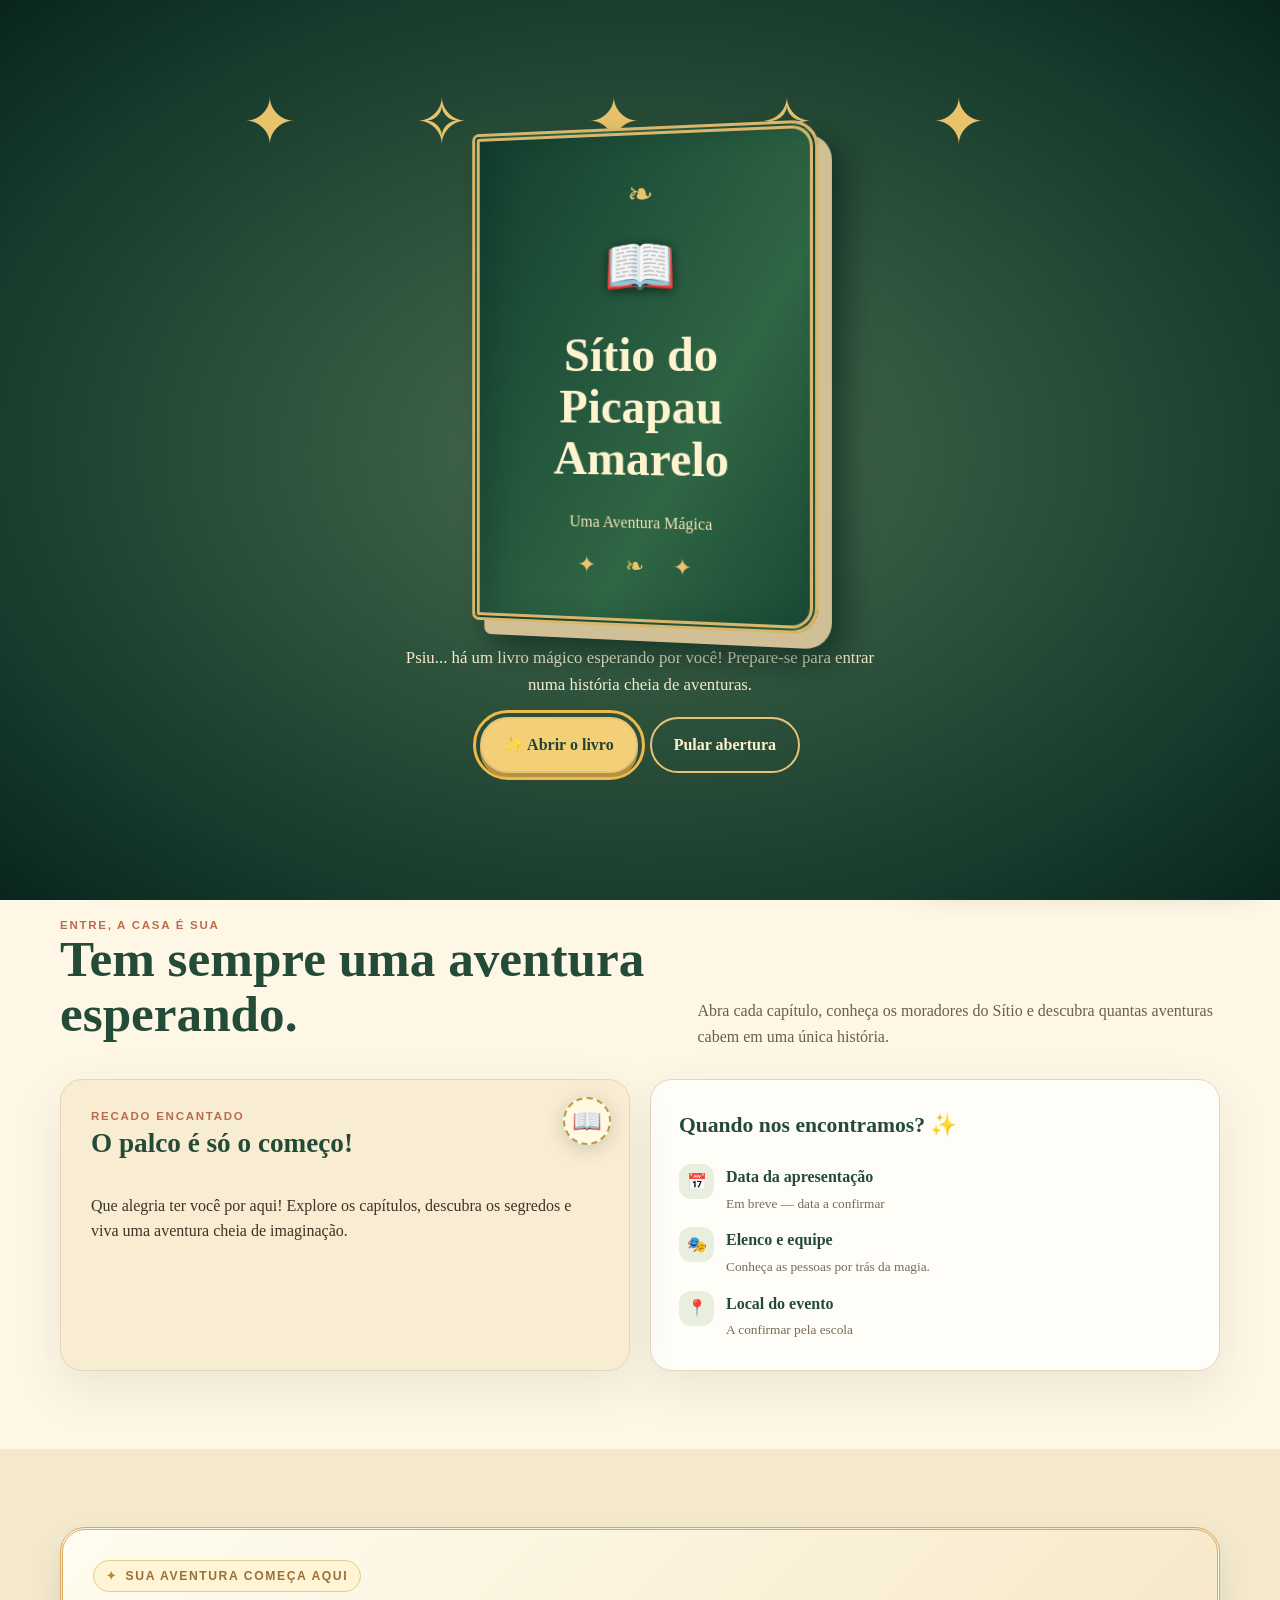
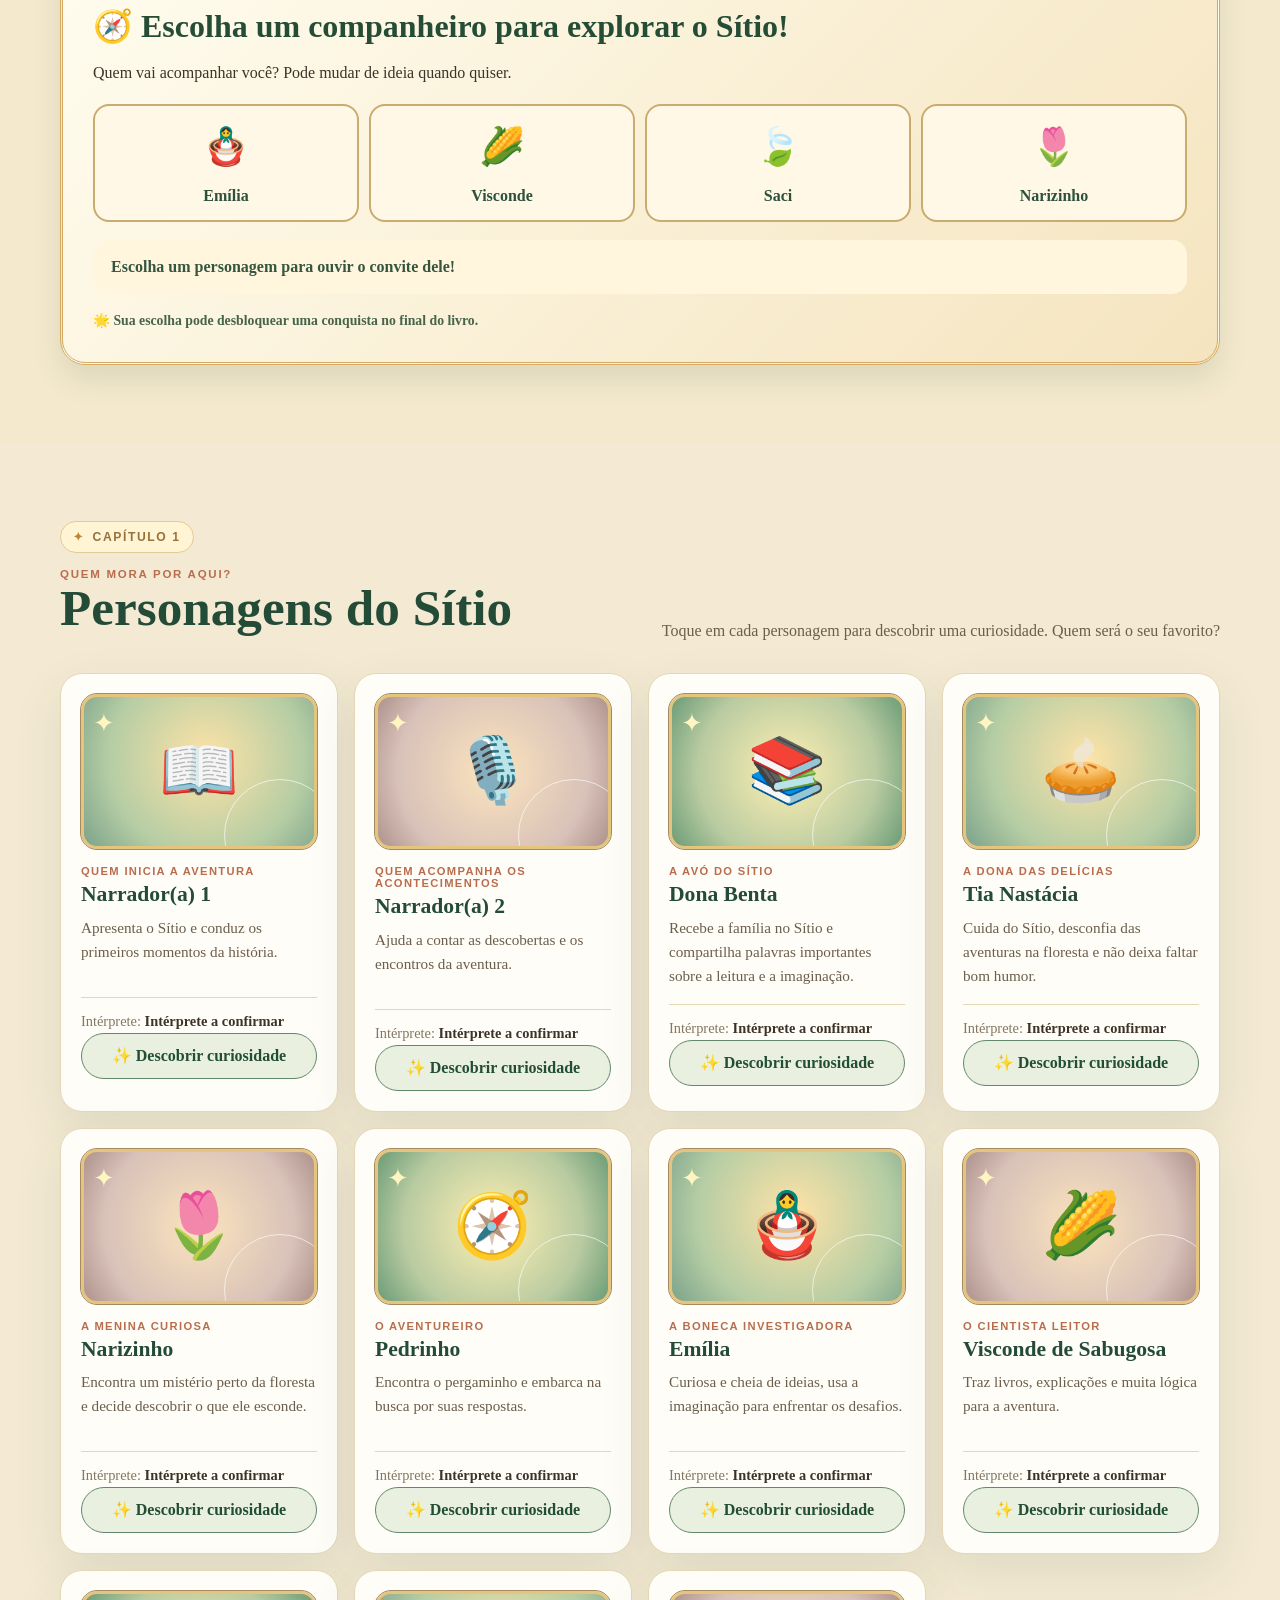
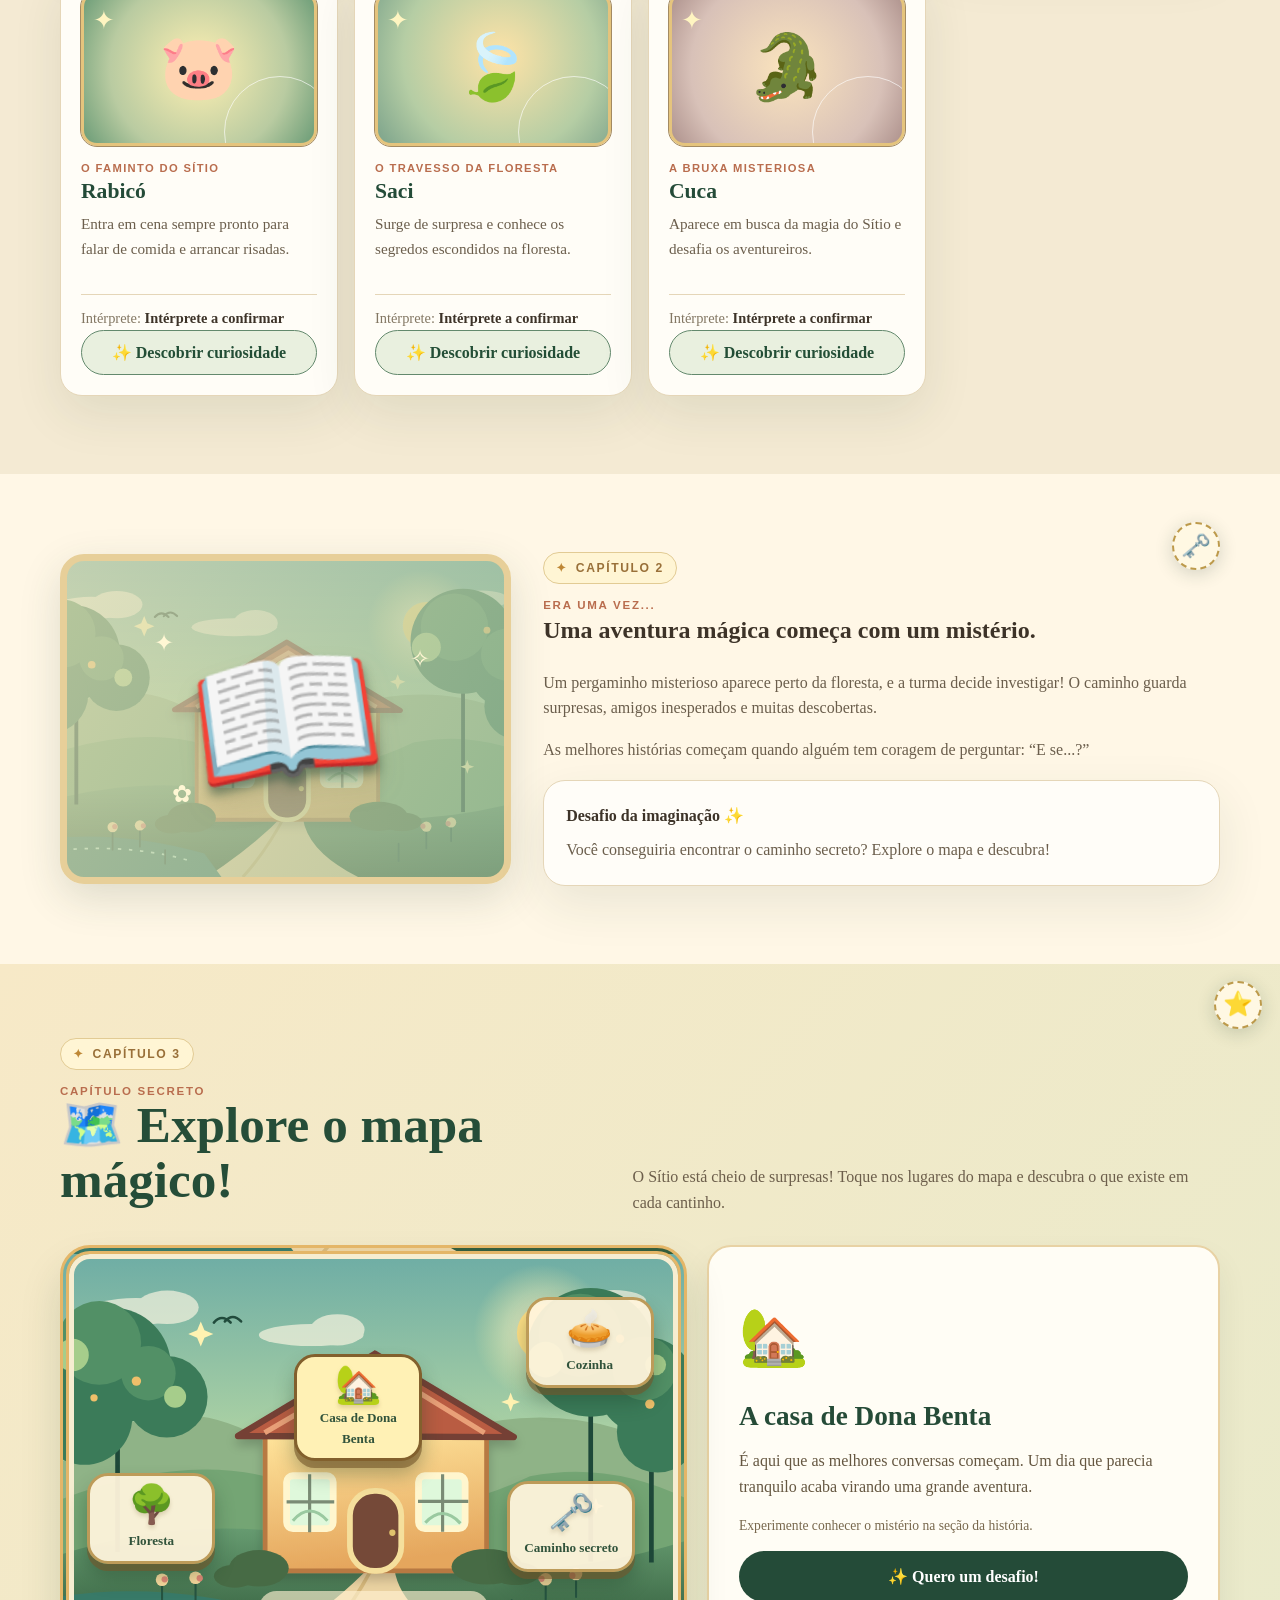
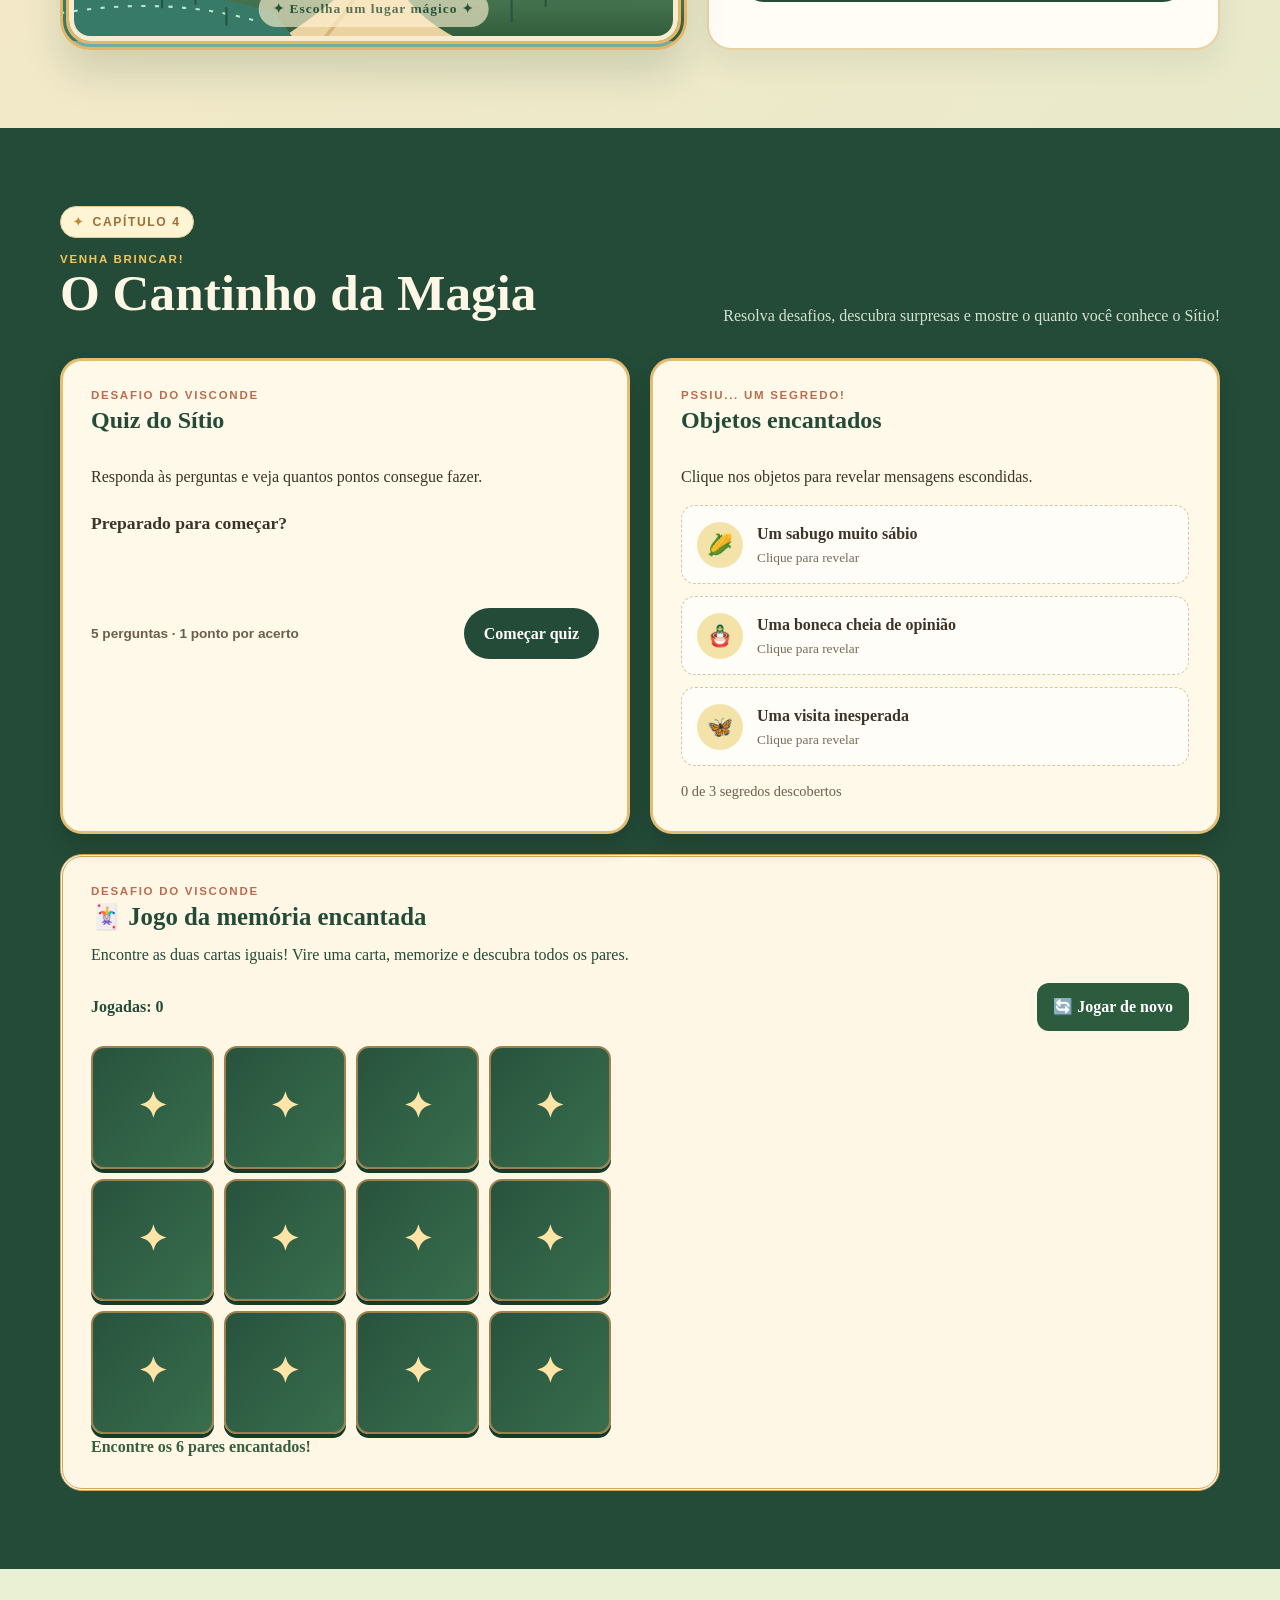
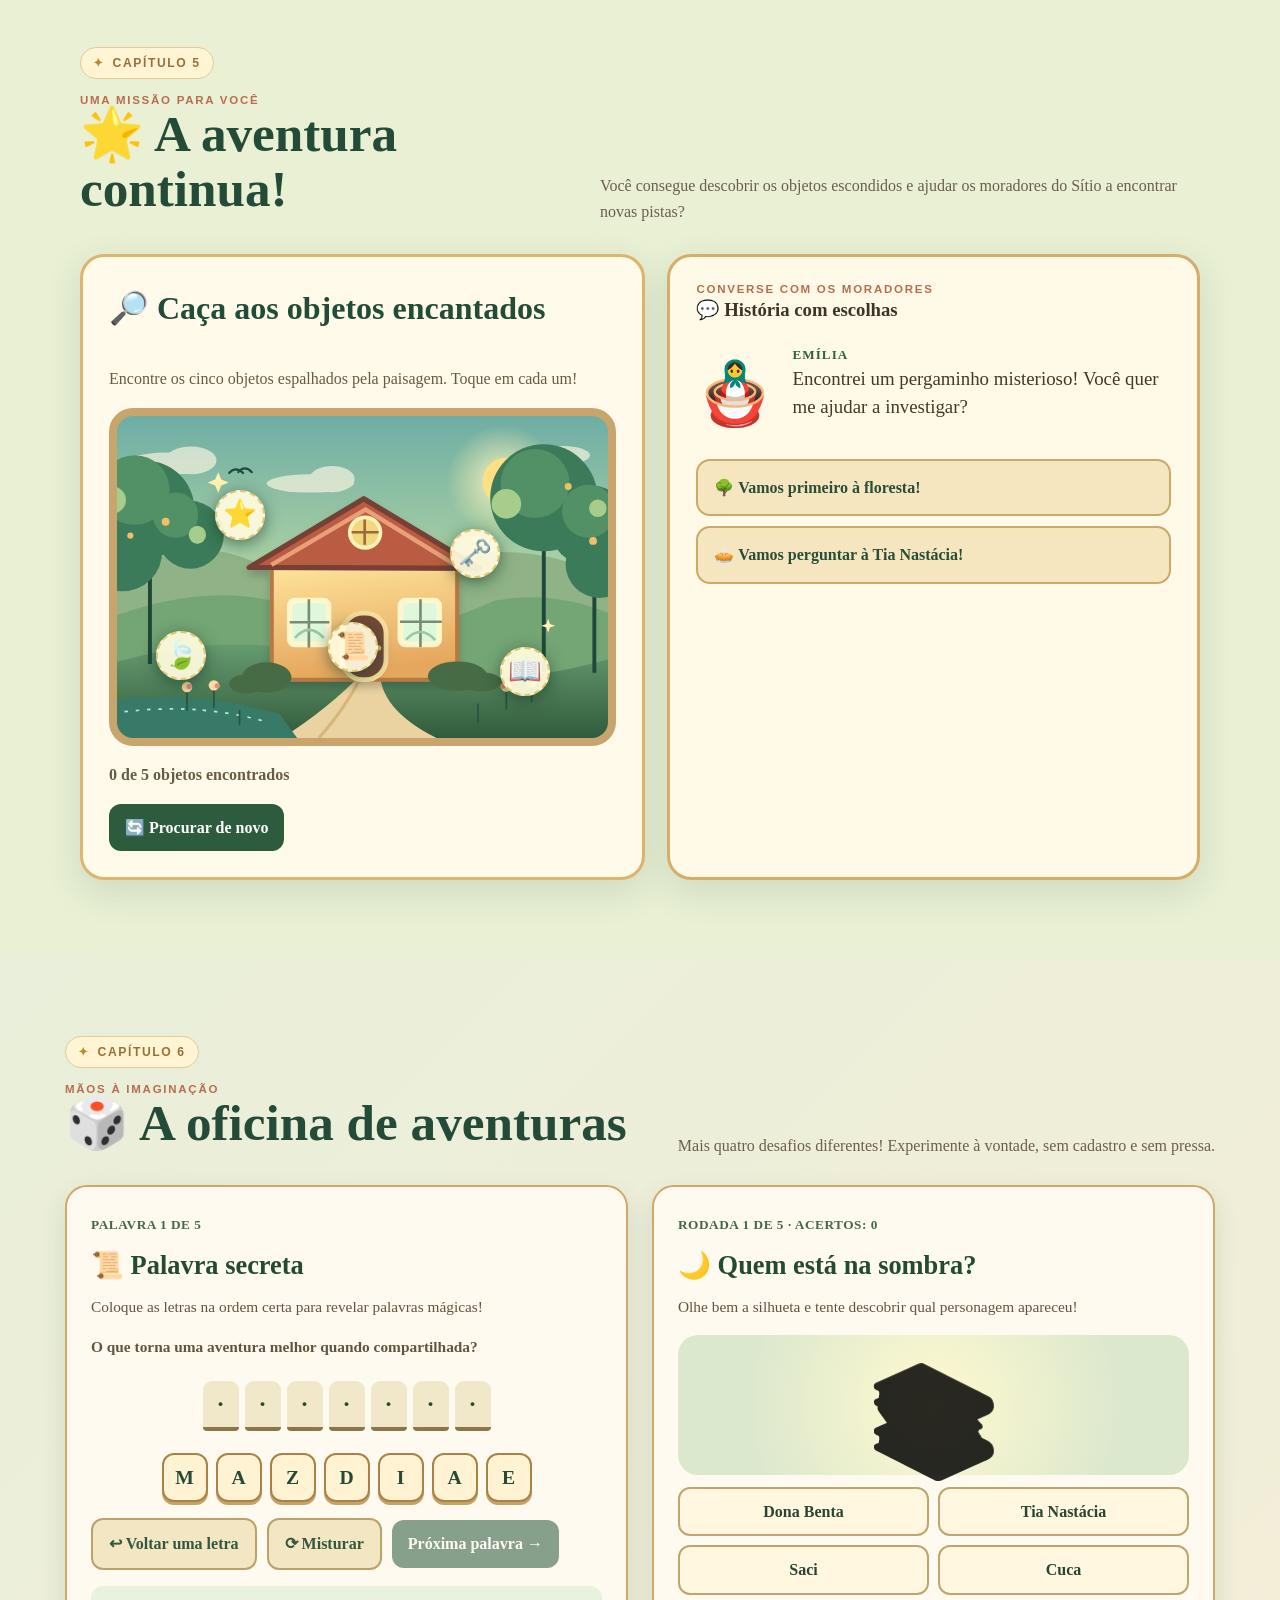
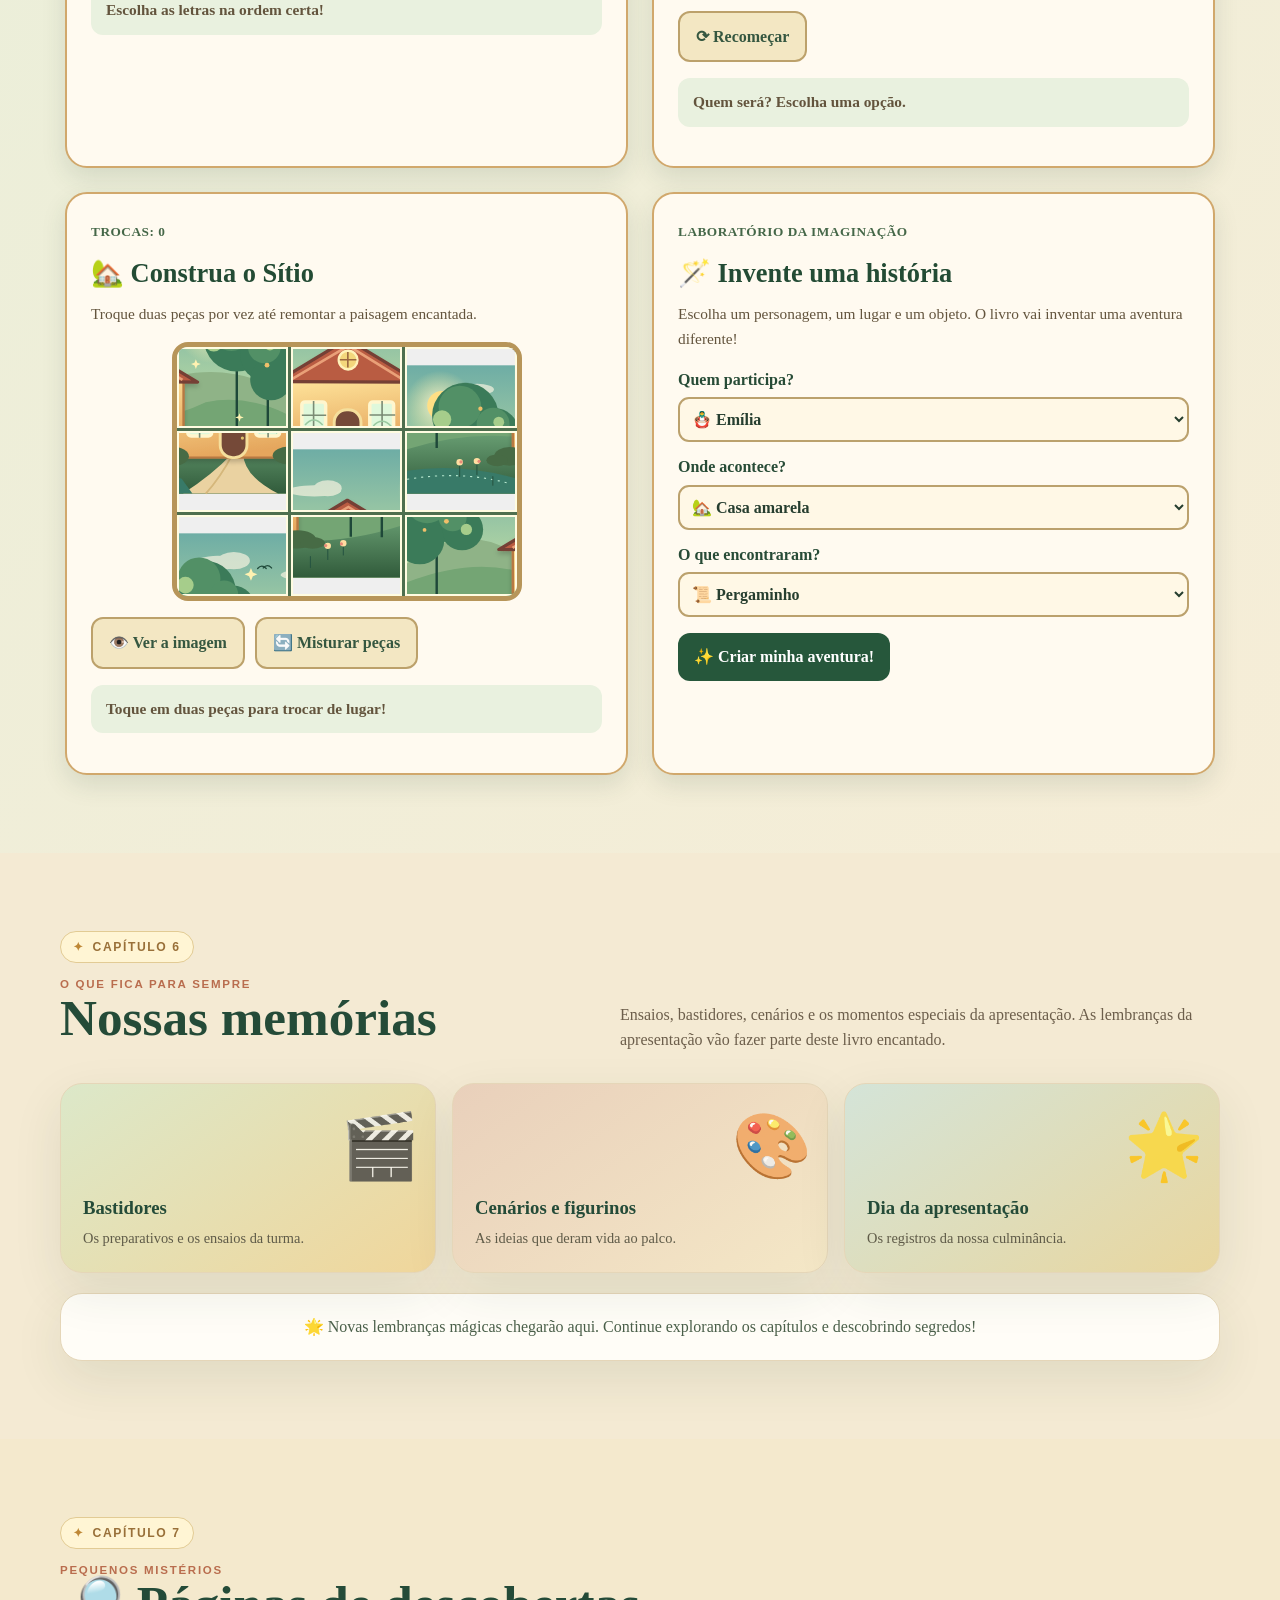
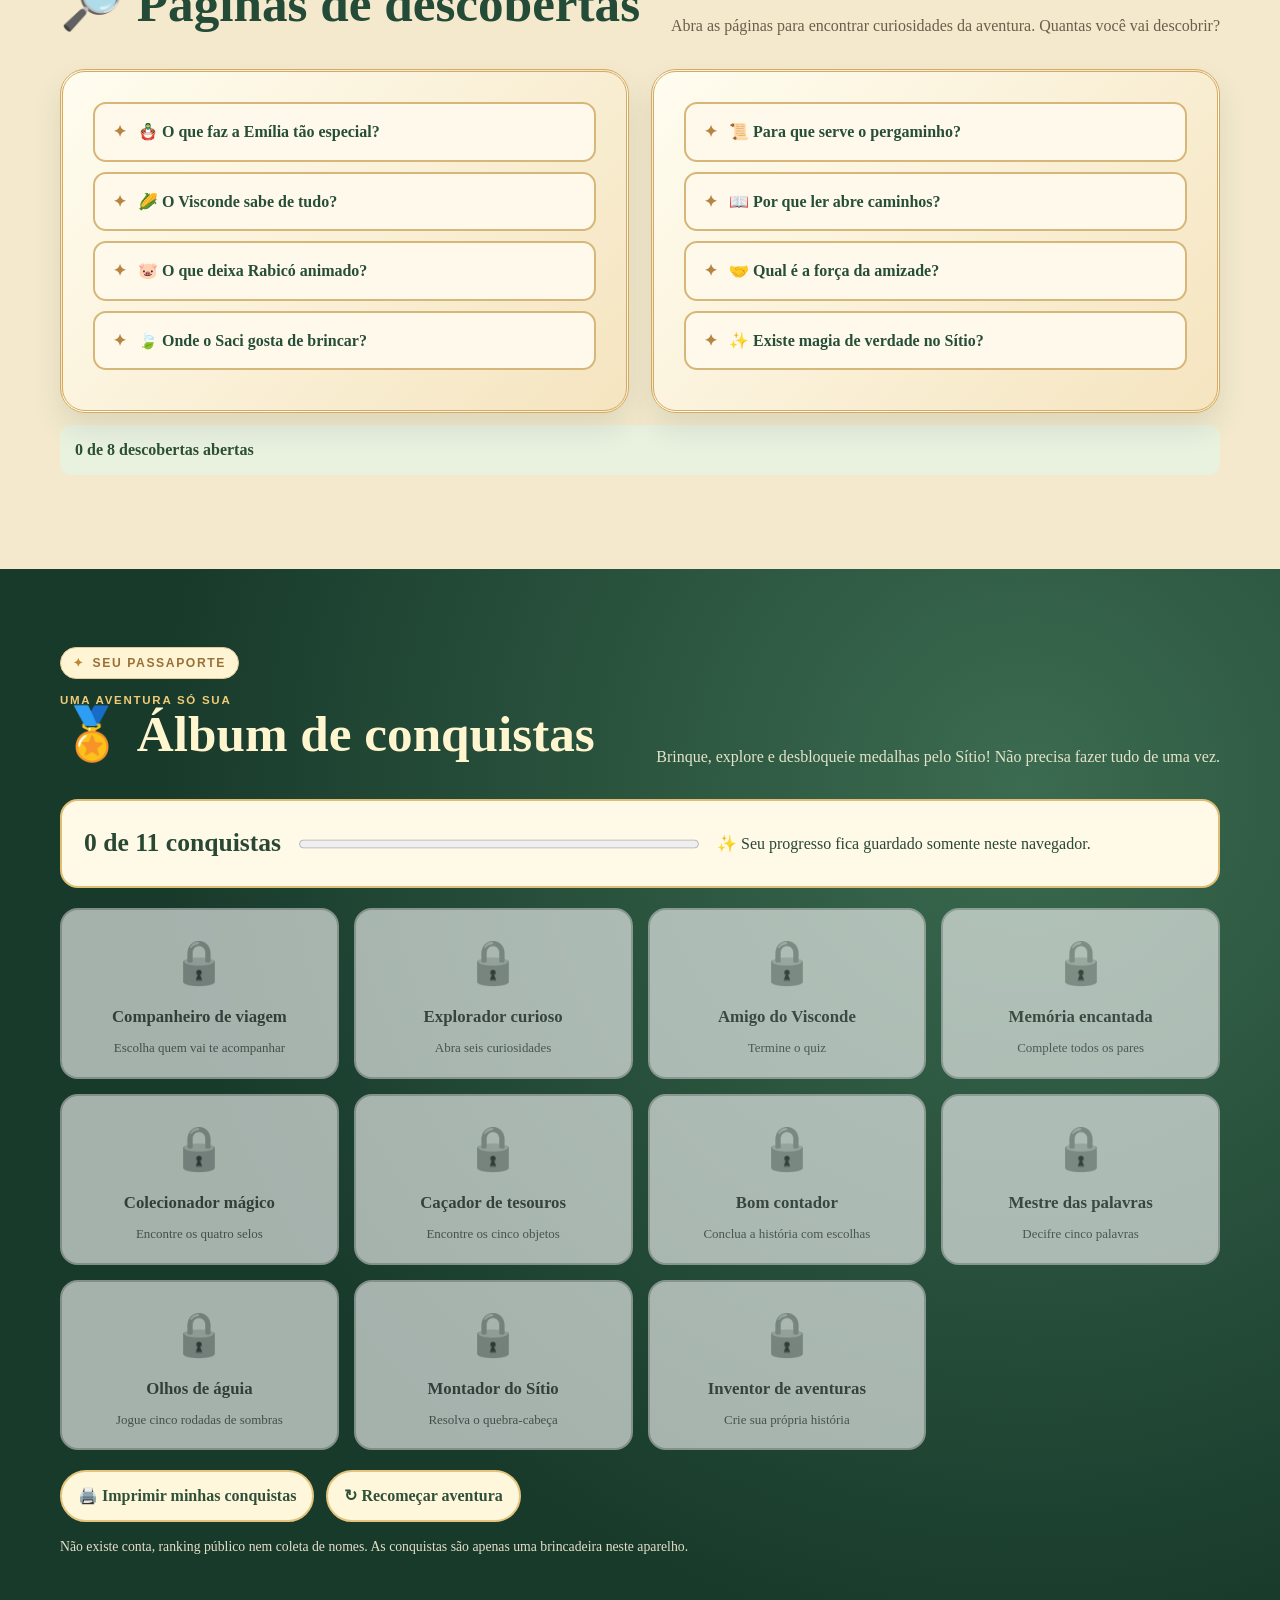
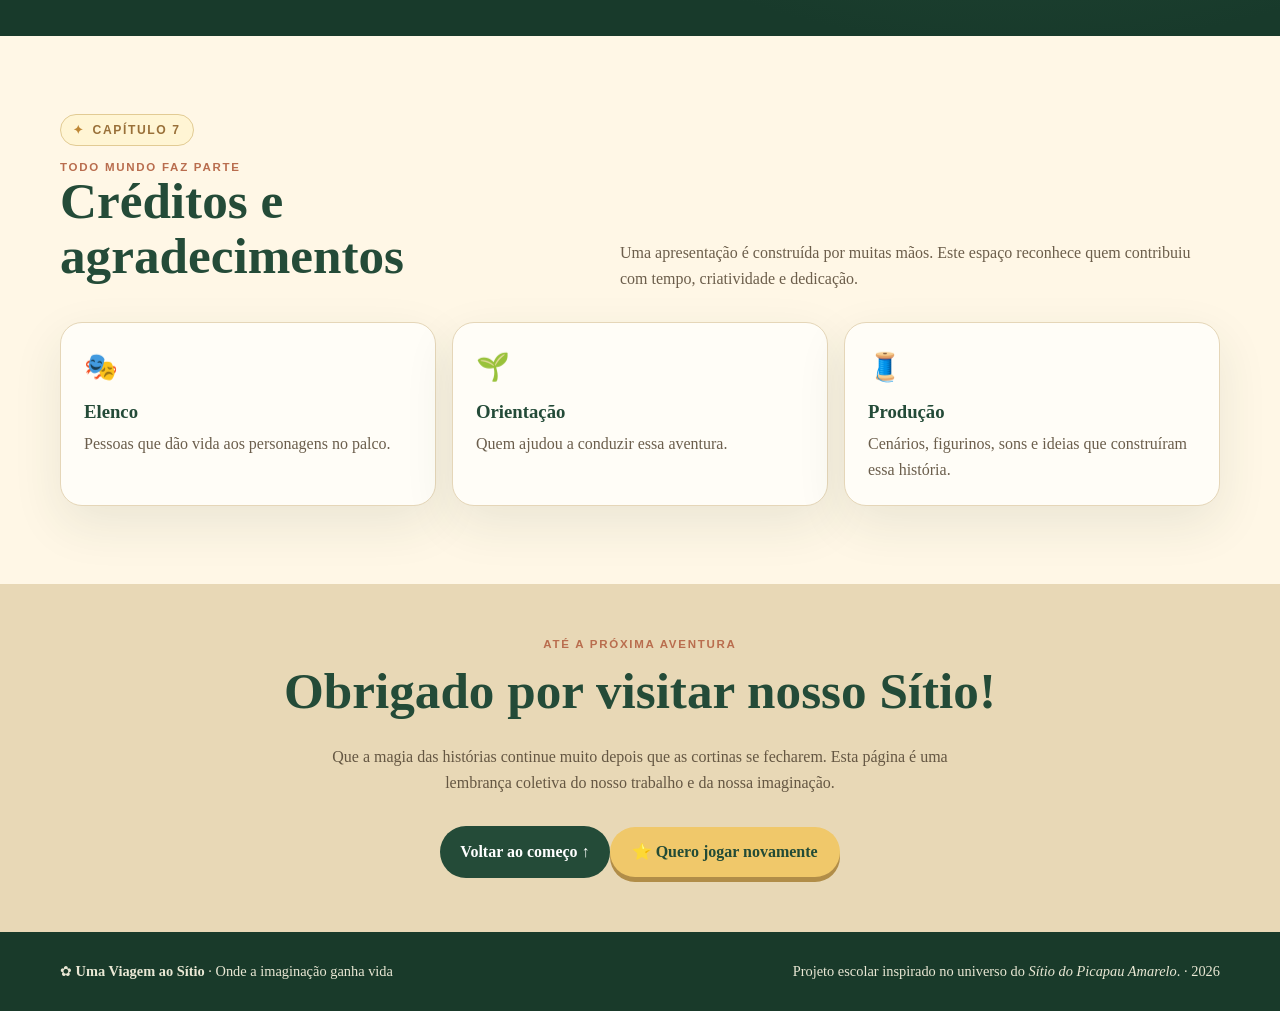
<file: index.html>
<!doctype html>
<html lang="pt-BR">
<head>
<meta charset="utf-8">
<meta name="viewport" content="width=device-width, initial-scale=1">
<meta name="theme-color" content="#244b38">
<meta name="description" content="Entre no mundo encantado do Sítio do Picapau Amarelo: descubra personagens, explore o mapa, jogue e encontre segredos!">
<title>Sítio do Picapau Amarelo — Abra o Livro Encantado</title>
<link rel="stylesheet" href="/static/encantamento.css">
<script src="/static/encantamento.js" defer></script>
<script src="/static/aventura-extra.js" defer></script>
<link rel="stylesheet" href="/static/novidades.css">
<script src="/static/novidades.js" defer></script>
<style>
:root{--forest:#244b38;--forest2:#35664a;--leaf:#78965c;--gold:#f2c65b;--cream:#fff7e6;--paper:#f8ecd2;--ink:#3d3328;--clay:#b96d4e;--line:#e5d6b8;--shadow:0 18px 50px #1e3b2a18}
*{box-sizing:border-box}html{scroll-behavior:smooth;scroll-padding-top:90px}body{margin:0;background:var(--cream);color:var(--ink);font-family:Georgia,"Times New Roman",serif;line-height:1.6}button,input,textarea{font:inherit}button,a{ -webkit-tap-highlight-color:transparent}a{color:inherit}button{cursor:pointer}.skip{position:absolute;left:-999px}.skip:focus{left:12px;top:12px;background:white;padding:10px;z-index:100}
header{position:sticky;top:0;z-index:20;background:#fff7e6ed;backdrop-filter:blur(12px);border-bottom:1px solid var(--line)}.nav{max-width:1160px;margin:auto;padding:12px 22px;display:flex;align-items:center;justify-content:space-between;gap:18px}.brand{font-weight:bold;color:var(--forest);text-decoration:none;display:flex;align-items:center;gap:10px;font-size:1.08rem}.brand-mark{display:grid;place-items:center;width:38px;height:38px;border-radius:50%;background:var(--gold);font-size:1.2rem}.nav-links{display:flex;gap:18px;flex-wrap:wrap}.nav-links a{text-decoration:none;font-size:.92rem;color:var(--forest);font-weight:bold}.nav-links a:hover{text-decoration:underline;text-underline-offset:5px}.menu-toggle{display:none;background:transparent;border:1px solid var(--line);border-radius:10px;padding:7px 11px;color:var(--forest)}
.hero{position:relative;overflow:hidden;background:linear-gradient(130deg,#244b38 0%,#35664a 62%,#6b8b55 100%);color:var(--cream);min-height:590px;display:flex;align-items:center}.hero:before,.hero:after{content:"";position:absolute;border-radius:50%;border:1px solid #ffffff25;width:420px;height:420px;right:-100px;top:-140px}.hero:after{width:290px;height:290px;right:180px;top:auto;bottom:-180px}.hero-inner{position:relative;z-index:1;max-width:1160px;width:100%;margin:auto;padding:75px 22px;display:grid;grid-template-columns:1.15fr .85fr;align-items:center;gap:40px}.eyebrow{text-transform:uppercase;letter-spacing:.18em;font:700 .75rem Arial,sans-serif;color:var(--gold)}h1,h2,h3,p{margin-top:0}h1{font-size:clamp(2.7rem,6vw,5.4rem);line-height:1.01;margin:16px 0 22px;letter-spacing:-.04em;max-width:720px}h1 em{color:var(--gold);font-weight:normal}.hero p{max-width:560px;font-size:1.13rem;color:#f6f0dc}.actions{display:flex;flex-wrap:wrap;gap:12px;margin-top:26px}.btn{display:inline-flex;justify-content:center;align-items:center;gap:8px;padding:12px 19px;border-radius:999px;border:1px solid transparent;text-decoration:none;font-weight:bold;transition:transform .2s,background .2s}.btn:hover{transform:translateY(-2px)}.btn-gold{background:var(--gold);color:#243d2e}.btn-outline{border-color:#ffffff88;color:white;background:transparent}.btn-dark{background:var(--forest);color:white}.hero-art{min-height:330px;display:grid;place-items:center;position:relative}.sun{position:absolute;top:4%;right:8%;width:105px;height:105px;background:#f4ce73;border-radius:50%;box-shadow:0 0 0 20px #f4ce7315,0 0 70px #f4ce7333}.house{position:relative;margin-top:55px;width:min(340px,90%);height:210px;background:#f3d27b;border:5px solid #d2a94d;border-radius:5px;box-shadow:0 20px 0 #173a2b55}.roof{position:absolute;top:-105px;left:-28px;width:calc(100% + 56px);height:115px;background:#a95f43;clip-path:polygon(50% 0,100% 100%,0 100%);filter:drop-shadow(0 7px 0 #70412f)}.window{position:absolute;top:48px;width:54px;height:60px;background:#8fc1b0;border:5px solid #fff1c7;border-radius:3px;box-shadow:inset 0 0 0 2px #4d8b78}.window.left{left:26px}.window.right{right:26px}.door{position:absolute;bottom:0;left:calc(50% - 28px);width:56px;height:100px;background:#8a543a;border:5px solid #fff1c7;border-bottom:0;border-radius:30px 30px 0 0}.path{position:absolute;bottom:-70px;left:calc(50% - 65px);width:130px;height:90px;background:#e9d4a5;clip-path:polygon(38% 0,62% 0,100% 100%,0 100%);opacity:.8}.leaf{position:absolute;font-size:2rem;animation:float 4s ease-in-out infinite}.leaf.l1{left:2%;top:25%}.leaf.l2{right:2%;bottom:12%;animation-delay:1s}.leaf.l3{left:12%;bottom:6%;animation-delay:2s}@keyframes float{50%{transform:translateY(-12px) rotate(7deg)}}section{padding:78px 22px}.wrap{max-width:1160px;margin:auto}.section-head{display:flex;justify-content:space-between;align-items:end;gap:24px;margin-bottom:30px}.section-head h2{font-size:clamp(2rem,4vw,3.2rem);line-height:1.08;color:var(--forest);margin-bottom:8px}.section-head p{max-width:600px;margin-bottom:0;color:#6c5e4b}.kicker{color:var(--clay);text-transform:uppercase;font:700 .72rem Arial,sans-serif;letter-spacing:.15em}.paper-card{background:#fffdf7;border:1px solid var(--line);border-radius:22px;box-shadow:var(--shadow)}.intro-grid{display:grid;grid-template-columns:1fr 1fr;gap:20px}.welcome-card{padding:30px;background:var(--paper);position:relative;overflow:hidden}.welcome-card h3{font-size:1.7rem;color:var(--forest)}.welcome-card p{margin-bottom:0}.notice{padding:28px}.notice h3{font-size:1.35rem;color:var(--forest)}.notice-list{display:grid;gap:12px;margin-top:18px}.notice-row{display:flex;gap:12px;align-items:start}.notice-icon{flex:none;width:35px;height:35px;border-radius:12px;background:#e9efdf;display:grid;place-items:center}.notice-row strong{display:block;color:var(--forest)}.notice-row small{color:#766b59}
.characters{background:#f4ead3}.cards{display:grid;grid-template-columns:repeat(4,1fr);gap:16px}.character{padding:20px;transition:transform .2s}.character:hover{transform:translateY(-4px)}.portrait{height:130px;border-radius:16px;background:linear-gradient(145deg,#e8efda,#f5d99b);display:grid;place-items:center;font-size:3.5rem;margin-bottom:16px;position:relative;overflow:hidden}.portrait:after{content:"";position:absolute;width:110px;height:110px;border:1px solid #ffffffa0;border-radius:50%;right:-22px;bottom:-45px}.character h3{margin-bottom:4px;color:var(--forest);font-size:1.35rem}.character .role{font:700 .7rem Arial,sans-serif;text-transform:uppercase;letter-spacing:.12em;color:var(--clay)}.character p{font-size:.95rem;color:#6b5e4c;min-height:66px}.actor{border-top:1px solid var(--line);padding-top:12px;font-size:.9rem}.actor span{color:#837763}.tag{display:inline-block;border-radius:999px;background:#e9efdf;color:var(--forest);font:700 .7rem Arial,sans-serif;padding:5px 9px}.story-grid{display:grid;grid-template-columns:.8fr 1.2fr;gap:32px;align-items:center}.book-illustration{min-height:330px;border-radius:24px;background:linear-gradient(145deg,#d6e3c1,#f2d98e);display:grid;place-items:center;position:relative;overflow:hidden}.open-book{font-size:8rem;filter:drop-shadow(0 15px 12px #5b58302a);transform:rotate(-8deg)}.spark{position:absolute;color:#fff7d4;font-size:1.5rem}.spark.s1{top:20%;left:20%}.spark.s2{right:17%;top:25%}.spark.s3{bottom:20%;left:24%}.story-copy h3{font-size:1.8rem;color:var(--forest)}.story-copy p{color:#6b5e4c}.story-copy .paper-card{padding:22px;margin-top:18px;background:#fffdf8}.game-section{background:var(--forest);color:var(--cream)}.game-section .section-head h2{color:var(--cream)}.game-section .section-head p{color:#d5e1d2}.game-grid{display:grid;grid-template-columns:1fr 1fr;gap:20px}.game-card{background:#fff9e9;color:var(--ink);padding:28px;border-radius:22px}.game-card h3{color:var(--forest);font-size:1.5rem}.question{font-size:1.1rem;font-weight:bold;margin:20px 0 14px}.answers{display:grid;gap:9px}.answer{padding:11px 14px;border-radius:12px;border:1px solid var(--line);background:white;text-align:left;color:var(--ink)}.answer:hover,.answer:focus{border-color:var(--forest);background:#f0f4e8}.answer:disabled{cursor:default;opacity:.85}.answer.correct{background:#e2f0d9;border-color:#6a9954}.answer.wrong{background:#f8e2d9;border-color:#c97b5b}.game-feedback{min-height:28px;margin:14px 0;color:var(--forest);font-weight:bold}.game-footer{display:flex;justify-content:space-between;align-items:center;gap:12px;flex-wrap:wrap}.score{font:700 .85rem Arial,sans-serif;color:#6c5e4b}.secret-list{display:grid;gap:12px}.secret{display:flex;gap:14px;align-items:center;padding:15px;border:1px dashed #d6c59e;border-radius:14px;background:#fffdf7}.secret button{flex:none;border:0;border-radius:50%;width:46px;height:46px;background:#f4e3a9;font-size:1.3rem}.secret p{margin:0}.secret small{display:block;color:#766b59}.secret.revealed{border-style:solid;background:#edf3e5}.secret.revealed button{background:#d5e5c7}.gallery{background:#f4ead3}.gallery-grid{display:grid;grid-template-columns:repeat(3,1fr);gap:16px}.gallery-tile{min-height:190px;padding:22px;display:flex;flex-direction:column;justify-content:end;position:relative;overflow:hidden;background:linear-gradient(145deg,#dce8c9,#f0d69b)}.gallery-tile:nth-child(2){background:linear-gradient(145deg,#e9d0bb,#f4e7c6)}.gallery-tile:nth-child(3){background:linear-gradient(145deg,#d4e4d8,#e9d69e)}.gallery-tile .big-emoji{position:absolute;right:15px;top:12px;font-size:4rem;opacity:.8}.gallery-tile h3{position:relative;color:var(--forest);margin-bottom:4px}.gallery-tile p{position:relative;font-size:.9rem;color:#5f5b48;margin:0}.gallery-upload{margin-top:20px;padding:20px;display:flex;justify-content:space-between;align-items:center;gap:18px;flex-wrap:wrap}.gallery-upload p{margin:0;color:#6b5e4c}.upload-label{display:inline-flex;align-items:center;gap:8px;border-radius:999px;background:var(--forest);color:white;padding:11px 16px;font-weight:bold;cursor:pointer}.upload-label input{position:absolute;width:1px;height:1px;overflow:hidden;clip:rect(0,0,0,0)}.preview-grid{display:grid;grid-template-columns:repeat(4,1fr);gap:12px;margin-top:16px}.preview-grid img,.preview-grid video{width:100%;height:150px;object-fit:cover;border-radius:12px;background:#e8dec8}.credits-grid{display:grid;grid-template-columns:repeat(3,1fr);gap:16px}.credit{padding:23px}.credit .icon{font-size:1.7rem}.credit h3{color:var(--forest);margin:8px 0 4px}.credit p{color:#6b5e4c;margin:0}.closing{padding:54px 22px;background:#e8d8b6;text-align:center}.closing h2{font-size:clamp(2rem,4vw,3.2rem);color:var(--forest);margin-bottom:12px}.closing p{max-width:660px;margin:0 auto 22px;color:#655743}footer{background:#193a2a;color:#e9e7d4;padding:28px 22px}.footer-inner{max-width:1160px;margin:auto;display:flex;justify-content:space-between;gap:18px;align-items:center;flex-wrap:wrap}.footer-inner p{margin:0;font-size:.9rem}.footer-inner a{color:var(--gold)}.toast{position:fixed;bottom:20px;left:50%;transform:translate(-50%,20px);background:#193a2a;color:white;padding:12px 18px;border-radius:999px;opacity:0;pointer-events:none;transition:.25s;z-index:40;box-shadow:var(--shadow)}.toast.show{opacity:1;transform:translate(-50%,0)}.sr-only{position:absolute;width:1px;height:1px;padding:0;margin:-1px;overflow:hidden;clip:rect(0,0,0,0);white-space:nowrap;border:0}
@media(max-width:850px){.hero-inner{grid-template-columns:1fr;gap:15px;padding-top:58px}.hero-art{min-height:300px}.hero{min-height:auto}.cards{grid-template-columns:repeat(2,1fr)}.story-grid{grid-template-columns:1fr}.book-illustration{min-height:240px}.game-grid{grid-template-columns:1fr}.nav-links{gap:12px}.intro-grid{grid-template-columns:1fr}}
@media(max-width:620px){.nav{padding:10px 16px}.menu-toggle{display:block}.nav-links{display:none;position:absolute;top:60px;left:0;right:0;padding:18px;background:var(--cream);border-bottom:1px solid var(--line);flex-direction:column}.nav-links.open{display:flex}.hero-inner{padding:52px 20px}.hero-art{min-height:255px}.house{transform:scale(.82);margin-top:35px}.sun{width:75px;height:75px}.section-head{display:block}.section-head p{margin-top:12px}.cards{grid-template-columns:1fr}.character p{min-height:0}.gallery-grid,.credits-grid{grid-template-columns:1fr}.gallery-tile{min-height:160px}.preview-grid{grid-template-columns:repeat(2,1fr)}section{padding:58px 18px}.welcome-card,.notice,.game-card{padding:22px}.footer-inner{display:block}.footer-inner p+p{margin-top:8px}}
@media(prefers-reduced-motion:reduce){*,*:before,*:after{scroll-behavior:auto!important;animation:none!important;transition:none!important}}
</style>
</head>
<body>
<div class="scroll-progress" id="scrollProgress" aria-hidden="true"></div>
<div class="book-gate" id="bookGate" role="dialog" aria-modal="true" aria-labelledby="gateTitle" hidden>
  <div class="book-gate-inner">
    <div class="book-cover"><span class="cover-badge" aria-hidden="true">📖</span><h2 id="gateTitle">Sítio do Picapau Amarelo</h2><p>Uma Aventura Mágica</p></div>
    <p class="book-gate-intro">Psiu... há um livro mágico esperando por você! Prepare-se para entrar numa história cheia de aventuras.</p>
    <div class="book-gate-actions"><button class="book-open-btn" type="button" id="openBook">✨ Abrir o livro</button><button class="book-skip-btn" type="button" id="skipBook">Pular abertura</button></div>
  </div>
</div>
<div class="magic-tools" aria-label="Ferramentas mágicas"><button type="button" id="questToggle" aria-expanded="false" aria-controls="questPanel">🗝️ <span id="questTracker">Selos 0/4</span></button><button type="button" id="soundToggle" aria-pressed="false">♫ Ligar som</button><label for="soundVolume">Volume</label><input id="soundVolume" type="range" min="0" max="100" value="35" aria-label="Volume da melodia"></div>
<aside class="quest-popover" id="questPanel" hidden aria-label="Coleção de selos mágicos"><h2>🗝️ Meu passaporte mágico</h2><p id="questResult">Encontre os quatro símbolos escondidos nas páginas do Sítio.</p><ul class="quest-stamps" id="stampList"></ul><button type="button" class="quest-close" id="questClose">Voltar à aventura</button></aside>
<a class="skip" href="#conteudo">Pular para o conteúdo</a>
<header>
  <nav class="nav" aria-label="Navegação principal">
    <a class="brand" href="#inicio"><span class="brand-mark">✿</span><span>Uma Viagem ao Sítio</span></a>
    <button class="menu-toggle" id="menuToggle" aria-expanded="false" aria-controls="navLinks">☰ Menu</button>
    <div class="nav-links" id="navLinks">
      <a href="#personagens">Personagens</a><a href="#historia">A história</a><a href="#explorar">Mapa mágico</a><a href="#magia">Jogos</a><a href="#desafios">Missões</a><a href="#oficina">Oficina</a><a href="#conquistas">Conquistas</a><a href="#memorias">Memórias</a><a href="#creditos">Créditos</a>
    </div>
  </nav>
</header>
<div class="reading-tools" role="group" aria-label="Personalizar a leitura">
  <span class="reading-hint">✨ Deixe sua aventura do seu jeito</span>
  <button id="bigText" type="button" aria-pressed="false">A+ Letras maiores</button>
  <button id="contrastToggle" type="button" aria-pressed="false">◐ Contraste</button>
  <button id="motionToggle" type="button" aria-pressed="false">✧ Menos movimento</button>
  <button id="reopenBook" type="button">📖 Ver a capa</button>
</div>
<main id="conteudo">
<section class="hero" id="inicio">
  <button class="collect-stamp" data-stamp="flor" type="button" aria-label="Descobrir selo: Flor da alegria">🌻</button>
  <div class="hero-inner">
    <div>
      <div class="eyebrow">✨ Onde cada página guarda uma surpresa ✨</div>
      <h1><span id="playTitle">O Sítio do Picapau Amarelo</span> <em>Uma aventura mágica.</em></h1>
      <p>Uma casa encantada, um pergaminho misterioso e muitas surpresas. Você está pronto para descobrir os segredos do Sítio?</p>
      <div class="actions"><a class="btn btn-gold" href="#explorar">🗺️ Começar a aventura</a><a class="btn btn-outline" href="#personagens">✨ Conhecer a turma</a></div>
    </div>
    <div class="hero-art"><img class="hero-scene" src="/static/cenario-encantado.svg" width="1200" height="740" alt="Ilustração da casinha amarela do Sítio cercada por árvores, flores e um caminho encantado"><span class="hero-scene-spark" aria-hidden="true">✦</span><span class="float-star a" aria-hidden="true">✧</span><span class="float-star b" aria-hidden="true">✧</span></div>
  </div>
</section>
<section id="boas-vindas">
  <div class="wrap">
    <div class="section-head"><div><div class="kicker">Entre, a casa é sua</div><h2>Tem sempre uma aventura esperando.</h2></div><p>Abra cada capítulo, conheça os moradores do Sítio e descubra quantas aventuras cabem em uma única história.</p></div>
    <div class="intro-grid">
      <article class="paper-card welcome-card"><button class="collect-stamp" data-stamp="livro" type="button" aria-label="Descobrir selo: Livro da imaginação">📖</button><div class="kicker">Recado encantado</div><h3>O palco é só o começo!</h3><p id="welcomeMessage">Conheça os personagens do nosso espetáculo, descubra os mistérios do Sítio e divirta-se com jogos e segredos escondidos. A aventura está só começando!</p></article>
      <article class="paper-card notice"><h3>Quando nos encontramos? ✨</h3><div class="notice-list">
        <div class="notice-row"><div class="notice-icon">📅</div><div><strong>Data da apresentação</strong><small id="eventDate">Em breve — data a confirmar</small></div></div>
        <div class="notice-row" id="eventTimeRow" style="display:none"><div class="notice-icon">🕒</div><div><strong>Horário da apresentação</strong><small id="eventTime"></small></div></div>
        <div class="notice-row"><div class="notice-icon">🎭</div><div><strong>Elenco e equipe</strong><small>Conheça as pessoas por trás da magia.</small></div></div>
        <div class="notice-row"><div class="notice-icon">📍</div><div><strong>Local do evento</strong><small id="eventPlace">A confirmar pela escola</small></div></div>
      </div></article>
    </div>
  </div>
</section>

<section id="guias" class="discovery-zone">
  <div class="wrap">
    <div class="chapter-panel">
      <span class="chapter-marker">Sua aventura começa aqui</span>
      <h2 class="chapter-strong">🧭 Escolha um companheiro para explorar o Sítio!</h2>
      <p>Quem vai acompanhar você? Pode mudar de ideia quando quiser.</p>
      <div class="magic-compass" role="group" aria-label="Escolha seu companheiro de aventura">
        <button class="guide-choice" data-guide="emilia" aria-pressed="false"><span class="guide-face" aria-hidden="true">🪆</span>Emília</button>
        <button class="guide-choice" data-guide="visconde" aria-pressed="false"><span class="guide-face" aria-hidden="true">🌽</span>Visconde</button>
        <button class="guide-choice" data-guide="saci" aria-pressed="false"><span class="guide-face" aria-hidden="true">🍃</span>Saci</button>
        <button class="guide-choice" data-guide="narizinho" aria-pressed="false"><span class="guide-face" aria-hidden="true">🌷</span>Narizinho</button>
      </div>
      <p class="guide-message" id="guideMessage" aria-live="polite">Escolha um personagem para ouvir o convite dele!</p>
      <p class="magic-prompt">🌟 Sua escolha pode desbloquear uma conquista no final do livro.</p>
    </div>
  </div>
</section>
<section class="characters" id="personagens">
  <div class="wrap">
    <div class="section-head"><div><span class="chapter-marker">Capítulo 1</span><div class="kicker">Quem mora por aqui?</div><h2>Personagens do Sítio</h2></div><p>Toque em cada personagem para descobrir uma curiosidade. Quem será o seu favorito?</p></div>
    <div class="cards" id="characterGrid"></div>
  </div>
</section>
<section id="historia">
  <div class="wrap story-grid">
    <div class="book-illustration" role="img" aria-label="Ilustração decorativa de um livro mágico"><span class="spark s1">✦</span><span class="spark s2">✧</span><span class="spark s3">✿</span><div class="open-book">📖</div></div>
    <div class="story-copy"><span class="chapter-marker">Capítulo 2</span><button class="collect-stamp" data-stamp="chave" type="button" aria-label="Descobrir selo: Chave da curiosidade">🗝️</button><div class="kicker">Era uma vez...</div><h2>Uma aventura mágica começa com um mistério.</h2><p id="storySynopsis">Um dia tranquilo no Sítio muda quando Narizinho e Pedrinho encontram um pergaminho misterioso perto da floresta. Ao lado de Emília e Visconde, eles partem em busca de respostas e encontram personagens inesperados pelo caminho. Mas o que será preciso para desvendar esse segredo?</p><p>As melhores histórias começam quando alguém tem coragem de perguntar: “E se...?”</p><div class="paper-card"><strong>Desafio da imaginação ✨</strong><p style="margin:8px 0 0">Você conseguiria encontrar o caminho secreto? Explore o mapa e descubra!</p></div></div>
  </div>
</section>

<section class="adventure" id="explorar">
  <button class="collect-stamp" data-stamp="estrela" type="button" aria-label="Descobrir selo: Estrela da floresta">⭐</button>
  <div class="wrap">
    <div class="section-head"><div><span class="chapter-marker">Capítulo 3</span><div class="kicker">Capítulo secreto</div><h2>🗺️ Explore o mapa mágico!</h2></div><p>O Sítio está cheio de surpresas! Toque nos lugares do mapa e descubra o que existe em cada cantinho.</p></div>
    <div class="adventure-layout">
      <div class="adventure-map" aria-label="Mapa interativo do Sítio com quatro locais">
        <button class="map-place" type="button" data-place="house" aria-pressed="true"><span aria-hidden="true">🏡</span>Casa de Dona Benta</button>
        <button class="map-place" type="button" data-place="kitchen" aria-pressed="false"><span aria-hidden="true">🥧</span>Cozinha</button>
        <button class="map-place" type="button" data-place="forest" aria-pressed="false"><span aria-hidden="true">🌳</span>Floresta</button>
        <button class="map-place" type="button" data-place="path" aria-pressed="false"><span aria-hidden="true">🗝️</span>Caminho secreto</button>
      </div>
      <div class="map-info" aria-live="polite">
        <span class="map-icon" id="mapIcon" aria-hidden="true">🏡</span>
        <h3 id="mapTitle">A casa de Dona Benta</h3>
        <p id="mapDescription">É aqui que as melhores conversas começam.</p>
        <p class="map-hint" id="mapHint">Escolha um lugar no mapa!</p>
        <a class="btn btn-dark" href="#magia">✨ Quero um desafio!</a>
      </div>
    </div>
  </div>
</section>
<section class="game-section" id="magia">
  <div class="wrap">
    <div class="section-head"><div><span class="chapter-marker">Capítulo 4</span><div class="kicker" style="color:var(--gold)">Venha brincar!</div><h2>O Cantinho da Magia</h2></div><p>Resolva desafios, descubra surpresas e mostre o quanto você conhece o Sítio!</p></div>
    <div class="game-grid">
      <article class="game-card">
        <div class="kicker">Desafio do Visconde</div><h3>Quiz do Sítio</h3><p>Responda às perguntas e veja quantos pontos consegue fazer.</p>
        <div id="quizArea"><div class="question" id="quizQuestion">Preparado para começar?</div><div class="answers" id="quizAnswers"></div><div class="game-feedback" id="quizFeedback" aria-live="polite"></div><div class="game-footer"><span class="score" id="quizProgress">5 perguntas · 1 ponto por acerto</span><button class="btn btn-dark" id="quizStart">Começar quiz</button></div></div>
      </article>
      <article class="game-card"><div class="kicker">Pssiu... um segredo!</div><h3>Objetos encantados</h3><p>Clique nos objetos para revelar mensagens escondidas.</p><div class="secret-list" id="secretList"></div><p style="margin:14px 0 0;color:#6c5e4b;font-size:.9rem" id="secretCount" aria-live="polite">0 de 3 segredos descobertos</p></article>
    </div>

    <div class="magic-memory">
      <div class="kicker">Desafio do Visconde</div><h3>🃏 Jogo da memória encantada</h3>
      <p>Encontre as duas cartas iguais! Vire uma carta, memorize e descubra todos os pares.</p>
      <div class="memory-head"><strong id="memoryMoves">Jogadas: 0</strong><button class="memory-restart" id="memoryRestart" type="button">🔄 Jogar de novo</button></div>
      <div id="memoryBoard" class="memory-board" aria-label="Cartas do jogo da memória"></div>
      <p class="memory-status" id="memoryStatus" role="status" aria-live="polite"></p>
    </div>
  </div>
</section>

<section class="new-challenge" id="desafios">
  <div class="wrap">
    <div class="section-head"><div><span class="chapter-marker">Capítulo 5</span><div class="kicker">Uma missão para você</div><h2>🌟 A aventura continua!</h2></div><p>Você consegue descobrir os objetos escondidos e ajudar os moradores do Sítio a encontrar novas pistas?</p></div>
    <div class="quest-grid">
      <div class="quest-game">
        <h3>🔎 Caça aos objetos encantados</h3>
        <p>Encontre os cinco objetos espalhados pela paisagem. Toque em cada um!</p>
        <div class="quest-scene" aria-label="Cena do Sítio com cinco objetos escondidos">
          <button class="object-target" data-object="scroll" type="button" aria-label="Encontrar pergaminho">📜</button>
          <button class="object-target" data-object="key" type="button" aria-label="Encontrar chave">🗝️</button>
          <button class="object-target" data-object="star" type="button" aria-label="Encontrar estrela">⭐</button>
          <button class="object-target" data-object="leaf" type="button" aria-label="Encontrar folha">🍃</button>
          <button class="object-target" data-object="book" type="button" aria-label="Encontrar livro">📖</button>
        </div>
        <p class="quest-progress" id="objectProgress" role="status" aria-live="polite">0 de 5 objetos encontrados</p>
        <div class="discovery-note" id="objectReward" hidden>🌟 Você encontrou tudo! O verdadeiro tesouro é a curiosidade de explorar.</div>
        <button class="memory-restart" id="objectRestart" type="button">🔄 Procurar de novo</button>
      </div>
      <div class="dialogue-card">
        <div class="kicker">Converse com os moradores</div>
        <h3>💬 História com escolhas</h3>
        <div class="dialogue-avatar" id="dialogueAvatar" aria-hidden="true">🪆</div>
        <div class="dialogue-speaker" id="dialogueSpeaker">Emília</div>
        <p class="dialogue-line" id="dialogueLine" aria-live="polite">Pssiu! Temos um mistério para resolver. Você me ajuda?</p>
        <div class="dialogue-options" id="dialogueOptions"></div>
        <div class="discovery-note" id="dialogueResult" hidden></div>
        <button type="button" id="dialogueRestart" class="dialogue-restart" hidden>↻ Começar outra aventura</button>
      </div>
    </div>
  </div>
</section>


<section class="gaming-zone" id="oficina">
  <div class="wrap">
    <div class="section-head"><div><span class="chapter-marker">Capítulo 6</span><div class="kicker">Mãos à imaginação</div><h2>🎲 A oficina de aventuras</h2></div><p>Mais quatro desafios diferentes! Experimente à vontade, sem cadastro e sem pressa.</p></div>
    <div class="gaming-grid">
      <article class="minigame">
        <span class="game-counter" id="wordNumber">Palavra 1 de 5</span>
        <h3>📜 Palavra secreta</h3>
        <p>Coloque as letras na ordem certa para revelar palavras mágicas!</p>
        <p class="magic-prompt" id="wordClue">Uma pista aparece aqui.</p>
        <div class="word-slots" id="wordSlots" aria-label="Letras escolhidas"></div>
        <div class="word-letters" id="wordLetters" aria-label="Letras disponíveis"></div>
        <div class="game-toolbar">
          <button type="button" class="game-action secondary" id="wordUndo">↩ Voltar uma letra</button>
          <button type="button" class="game-action secondary" id="wordReset">⟳ Misturar</button>
          <button type="button" class="game-action" id="wordNext" disabled>Próxima palavra →</button>
        </div>
        <p class="game-msg" id="wordMessage" role="status" aria-live="polite"></p>
      </article>
      <article class="minigame">
        <span class="game-counter" id="shadowCounter">Rodada 1 de 5</span>
        <h3>🌙 Quem está na sombra?</h3>
        <p>Olhe bem a silhueta e tente descobrir qual personagem apareceu!</p>
        <div class="shadow-figure" id="shadowFigure" aria-label="Silhueta misteriosa"><span id="shadowIcon" aria-hidden="true">🪆</span></div>
        <div class="shadow-choices" id="shadowChoices"></div>
        <div class="game-toolbar">
          <button class="game-action" id="shadowNext" type="button" hidden>Próxima sombra →</button>
          <button class="game-action secondary" id="shadowRestart" type="button">⟳ Recomeçar</button>
        </div>
        <p class="game-msg" id="shadowMessage" role="status" aria-live="polite">Qual será o personagem?</p>
      </article>
      <article class="minigame">
        <span class="game-counter" id="puzzleCounter">Trocas: 0</span>
        <h3>🏡 Construa o Sítio</h3>
        <p>Troque duas peças por vez até remontar a paisagem encantada.</p>
        <div class="puzzle-tiles" id="puzzleBoard" aria-label="Quebra-cabeça de nove peças"></div>
        <img id="puzzlePreview" src="/static/cenario-encantado.svg" alt="Imagem completa da casinha amarela para ajudar no quebra-cabeça" loading="lazy" style="max-width:100%;border-radius:12px;margin:12px auto" hidden>
        <div class="game-toolbar">
          <button class="game-action secondary" id="puzzlePeek" type="button" aria-pressed="false">👁️ Ver a imagem</button>
          <button class="game-action secondary" id="puzzleRestart" type="button">🔄 Misturar peças</button>
        </div>
        <p class="game-msg" id="puzzleMessage" role="status" aria-live="polite">Toque em duas peças para trocar.</p>
      </article>
      <article class="minigame">
        <span class="game-counter">Laboratório da imaginação</span>
        <h3>🪄 Invente uma história</h3>
        <p>Escolha um personagem, um lugar e um objeto. O livro vai inventar uma aventura diferente!</p>
        <div class="story-choices">
          <label for="storyWho">Quem participa?
            <select id="storyWho"><option value="emilia">🪆 Emília</option><option value="saci">🍃 Saci</option><option value="visconde">🌽 Visconde</option><option value="rabico">🐷 Rabicó</option></select>
          </label>
          <label for="storyWhere">Onde acontece?
            <select id="storyWhere"><option value="casa">🏡 Casa amarela</option><option value="floresta">🌳 Floresta</option><option value="cozinha">🥧 Cozinha</option><option value="jardim">🌻 Jardim</option></select>
          </label>
          <label for="storyWhat">O que encontraram?
            <select id="storyWhat"><option value="pergaminho">📜 Pergaminho</option><option value="chave">🗝️ Chave dourada</option><option value="livro">📖 Livro encantado</option><option value="flor">🌸 Flor mágica</option></select>
          </label>
        </div>
        <div class="game-toolbar"><button type="button" class="game-action" id="createStory">✨ Criar minha aventura!</button></div>
        <div class="story-output" id="storyOutput" aria-live="polite" hidden></div>
      </article>
    </div>
  </div>
</section>
<section class="gallery" id="memorias">
  <div class="wrap">
    <div class="section-head"><div><span class="chapter-marker">Capítulo 6</span><div class="kicker">O que fica para sempre</div><h2>Nossas memórias</h2></div><p>Ensaios, bastidores, cenários e os momentos especiais da apresentação. As lembranças da apresentação vão fazer parte deste livro encantado.</p></div>
    <div class="gallery-grid">
      <article class="paper-card gallery-tile" data-gallery-slot="1"><span class="big-emoji">🎬</span><h3>Bastidores</h3><p>Os preparativos e os ensaios da turma.</p></article>
      <article class="paper-card gallery-tile" data-gallery-slot="2"><span class="big-emoji">🎨</span><h3>Cenários e figurinos</h3><p>As ideias que deram vida ao palco.</p></article>
      <article class="paper-card gallery-tile" data-gallery-slot="3"><span class="big-emoji">🌟</span><h3>Dia da apresentação</h3><p>Os registros da nossa culminância.</p></article>
    </div>
    <div class="paper-card gallery-note">🌟 Novas lembranças mágicas chegarão aqui. Continue explorando os capítulos e descobrindo segredos!</div>
  </div>
</section>

<section id="curiosidades" class="discovery-zone">
  <div class="wrap">
    <div class="section-head"><div><span class="chapter-marker">Capítulo 7</span><div class="kicker">Pequenos mistérios</div><h2>🔎 Páginas de descobertas</h2></div><p>Abra as páginas para encontrar curiosidades da aventura. Quantas você vai descobrir?</p></div>
    <div class="discovery-grid">
      <div class="chapter-panel">
        <details class="discovery-item" id="curio1"><summary>🪆 O que faz a Emília tão especial?</summary><p>Ela é uma boneca cheia de opinião, curiosidade e imaginação. Na nossa aventura, não perde a chance de investigar!</p></details>
        <details class="discovery-item" id="curio2"><summary>🌽 O Visconde sabe de tudo?</summary><p>Ele adora estudar e pesquisar. E sabe que conversar com os amigos também ajuda a descobrir coisas novas.</p></details>
        <details class="discovery-item" id="curio3"><summary>🐷 O que deixa Rabicó animado?</summary><p>Um lanche gostoso! Rabicó consegue transformar qualquer conversa numa discussão sobre comida.</p></details>
        <details class="discovery-item" id="curio4"><summary>🍃 Onde o Saci gosta de brincar?</summary><p>Na floresta, onde conhece atalhos, histórias e grandes surpresas. Mas cuidado: ele adora brincar com os visitantes!</p></details>
      </div>
      <div class="chapter-panel">
        <details class="discovery-item" id="curio5"><summary>📜 Para que serve o pergaminho?</summary><p>É uma pista misteriosa que faz a turma iniciar uma investigação. O segredo completo fica para a apresentação!</p></details>
        <details class="discovery-item" id="curio6"><summary>📖 Por que ler abre caminhos?</summary><p>Uma história pode nos apresentar mundos, ideias e personagens que jamais conheceríamos de outro jeito.</p></details>
        <details class="discovery-item" id="curio7"><summary>🤝 Qual é a força da amizade?</summary><p>Compartilhar ideias, ouvir uns aos outros e trabalhar em equipe torna qualquer desafio mais interessante.</p></details>
        <details class="discovery-item" id="curio8"><summary>✨ Existe magia de verdade no Sítio?</summary><p>A imaginação pode transformar uma casa, uma floresta e até um livro numa aventura inesquecível.</p></details>
      </div>
    </div>
    <p class="game-msg" id="factsCounter" role="status" aria-live="polite">0 de 8 descobertas abertas</p>
  </div>
</section>
<section class="badge-zone" id="conquistas">
  <div class="wrap">
    <div class="section-head"><div><span class="chapter-marker">Seu passaporte</span><div class="kicker" style="color:#f0cb78">Uma aventura só sua</div><h2>🏅 Álbum de conquistas</h2></div><p>Brinque, explore e desbloqueie medalhas pelo Sítio! Não precisa fazer tudo de uma vez.</p></div>
    <div class="badge-summary"><strong id="badgeCounter">0 de 11 conquistas</strong><progress id="badgeProgress" max="11" value="0" aria-label="Conquistas desbloqueadas"></progress><span>✨ Seu progresso fica guardado somente neste navegador.</span></div>
    <div class="badge-grid" id="achievementGrid"></div>
    <p class="discovery-note" id="badgeCelebration" hidden>🌟 UAU! Você completou todas as conquistas. A imaginação está cheia de possibilidades!</p>
    <div class="badge-actions">
      <button id="printBadges" type="button">🖨️ Imprimir minhas conquistas</button>
      <button id="resetBadges" type="button">↻ Recomeçar aventura</button>
    </div>
    <p class="badge-clarify">Não existe conta, ranking público nem coleta de nomes. As conquistas são apenas uma brincadeira neste aparelho.</p>
  </div>
</section>
<section id="creditos">
  <div class="wrap">
    <div class="section-head"><div><span class="chapter-marker">Capítulo 7</span><div class="kicker">Todo mundo faz parte</div><h2>Créditos e agradecimentos</h2></div><p>Uma apresentação é construída por muitas mãos. Este espaço reconhece quem contribuiu com tempo, criatividade e dedicação.</p></div>
    <div class="credits-grid">
      <article class="paper-card credit"><div class="icon">🎭</div><h3>Elenco</h3><p id="creditsCast">Pessoas que dão vida aos personagens no palco.</p></article>
      <article class="paper-card credit"><div class="icon">🌱</div><h3>Orientação</h3><p id="creditsOrientation">Quem ajudou a conduzir essa aventura.</p></article>
      <article class="paper-card credit"><div class="icon">🧵</div><h3>Produção</h3><p id="creditsProduction">Cenários, figurinos, sons e ideias que construíram essa história.</p></article>
    </div>
  </div>
</section>
<section class="closing"><div class="wrap"><div class="kicker">Até a próxima aventura</div><h2>Obrigado por visitar nosso Sítio!</h2><p>Que a magia das histórias continue muito depois que as cortinas se fecharem. Esta página é uma lembrança coletiva do nosso trabalho e da nossa imaginação.</p><a class="btn btn-dark" href="#inicio">Voltar ao começo ↑</a><a class="cta-play" href="#desafios">⭐ Quero jogar novamente</a></div></section>
</main>
<footer><div class="footer-inner"><p>✿ <strong>Uma Viagem ao Sítio</strong> · Onde a imaginação ganha vida</p><p>Projeto escolar inspirado no universo do <em>Sítio do Picapau Amarelo</em>. <span id="year"></span></p></div></footer>
<button type="button" id="backTop" class="back-top" aria-label="Voltar ao início" hidden>↑ Início</button>
<div class="toast" id="toast" role="status" aria-live="polite"></div>
<script>
/* CONTEÚDO EDITÁVEL: atualize nomes, descrições, intérpretes, data e local neste bloco. */
const siteContent = {
  eventDate: "Em breve — data a confirmar",
  eventPlace: "A confirmar pela escola",
  characters: [
    {"name":"Narrador(a) 1","role":"Quem inicia a aventura","emoji":"📖","description":"Apresenta o Sítio e conduz os primeiros momentos da história.","actor":"Intérprete a confirmar"},
    {"name":"Narrador(a) 2","role":"Quem acompanha os acontecimentos","emoji":"🎙️","description":"Ajuda a contar as descobertas e os encontros da aventura.","actor":"Intérprete a confirmar"},
    {"name":"Dona Benta","role":"A avó do Sítio","emoji":"📚","description":"Recebe a família no Sítio e compartilha palavras importantes sobre a leitura e a imaginação.","actor":"Intérprete a confirmar"},
    {"name":"Tia Nastácia","role":"A dona das delícias","emoji":"🥧","description":"Cuida do Sítio, desconfia das aventuras na floresta e não deixa faltar bom humor.","actor":"Intérprete a confirmar"},
    {"name":"Narizinho","role":"A menina curiosa","emoji":"🌷","description":"Encontra um mistério perto da floresta e decide descobrir o que ele esconde.","actor":"Intérprete a confirmar"},
    {"name":"Pedrinho","role":"O aventureiro","emoji":"🧭","description":"Encontra o pergaminho e embarca na busca por suas respostas.","actor":"Intérprete a confirmar"},
    {"name":"Emília","role":"A boneca investigadora","emoji":"🪆","description":"Curiosa e cheia de ideias, usa a imaginação para enfrentar os desafios.","actor":"Intérprete a confirmar"},
    {"name":"Visconde de Sabugosa","role":"O cientista leitor","emoji":"🌽","description":"Traz livros, explicações e muita lógica para a aventura.","actor":"Intérprete a confirmar"},
    {"name":"Rabicó","role":"O faminto do Sítio","emoji":"🐷","description":"Entra em cena sempre pronto para falar de comida e arrancar risadas.","actor":"Intérprete a confirmar"},
    {"name":"Saci","role":"O travesso da floresta","emoji":"🍃","description":"Surge de surpresa e conhece os segredos escondidos na floresta.","actor":"Intérprete a confirmar"},
    {"name":"Cuca","role":"A bruxa misteriosa","emoji":"🐊","description":"Aparece em busca da magia do Sítio e desafia os aventureiros.","actor":"Intérprete a confirmar"}
  ],
    quiz: [
    {q:"Quem é a boneca de pano conhecida por falar bastante e ter opiniões fortes?",a:["Narizinho","Emília","Dona Benta","Cuca"],correct:1,why:"Emília é a boneca de pano falante, famosa por sua personalidade espontânea."},
    {q:"Qual personagem é conhecido por gostar muito de estudar e de livros?",a:["Visconde de Sabugosa","Saci","Pedrinho","Tia Nastácia"],correct:0,why:"Visconde é retratado como estudioso e apaixonado por conhecimento."},
    {q:"Qual destas figuras faz parte do folclore brasileiro e é conhecida por suas travessuras?",a:["Dona Benta","Narizinho","Saci","Visconde"],correct:2,why:"O Saci é uma figura conhecida do folclore brasileiro."},
    {q:"Quem costuma contar histórias para as crianças do Sítio?",a:["Cuca","Dona Benta","Emília","Pedrinho"],correct:1,why:"Dona Benta é conhecida por compartilhar histórias e conhecimentos."},
    {q:"Qual é o nome da obra literária que inspira o tema desta apresentação?",a:["O Sítio do Picapau Amarelo","A Ilha do Tesouro","O Pequeno Príncipe","A Bolsa Amarela"],correct:0,why:"A apresentação é inspirada no universo do Sítio do Picapau Amarelo."}
  ],
  secrets: [
    {icon:"🌽",title:"Um sabugo muito sábio",hint:"Clique para revelar",message:"Nem toda grande ideia aparece de repente: às vezes, ela começa em uma boa leitura!"},
    {icon:"🪆",title:"Uma boneca cheia de opinião",hint:"Clique para revelar",message:"No teatro, a imaginação pode transformar um objeto simples em uma personagem inesquecível."},
    {icon:"🦋",title:"Uma visita inesperada",hint:"Clique para revelar",message:"Toda aventura fica melhor quando deixamos espaço para a curiosidade e a surpresa."}
  ]
};
document.getElementById("eventDate").textContent=siteContent.eventDate;
document.getElementById("eventPlace").textContent=siteContent.eventPlace;
/* Carrega conteúdo público de um arquivo do GitHub, sem banco de dados. */
async function carregarInformacoesDoPainel(){
  try {
    const response=await fetch("/static/conteudo.json",{headers:{"Accept":"application/json"},cache:"no-store"});
    if(!response.ok) return;
    const data=await response.json();
    const update=(id,value)=>{if(typeof value==="string"&&value.trim()){document.getElementById(id).textContent=value.trim()}};
    update("playTitle",data.play_title);
    update("welcomeMessage",data.welcome);
    update("storySynopsis",data.synopsis);
    update("eventDate",data.event_date);
    update("eventPlace",data.event_location);
    update("creditsCast",data.credits_cast);
    update("creditsOrientation",data.credits_orientation);
    update("creditsProduction",data.credits_production);
    document.querySelectorAll("#characterGrid .actor strong").forEach((element,i)=>{
      const actor=data["actor_"+i];
      if(typeof actor==="string"&&actor.trim())element.textContent=actor.trim();
    });
    document.querySelectorAll("[data-gallery-slot]").forEach((card)=>{
      const number=card.dataset.gallerySlot;
      const url=data["gallery_url_"+number];
      const title=data["gallery_title_"+number];
      const heading=card.querySelector("h3");
      if(typeof title==="string"&&title.trim()&&heading)heading.textContent=title.trim();
      if(typeof url!=="string"||!url.trim())return;
      try{
        const verified=new URL(url.trim());
        if(verified.protocol!=="https:"||verified.username||verified.password)return;
        const img=document.createElement("img");
        img.src=verified.href;
        img.alt=(heading?.textContent||"Lembrança do Sítio");
        img.loading="lazy";img.decoding="async";img.referrerPolicy="no-referrer";
        img.addEventListener("load",()=>card.classList.add("has-photo"));
        img.addEventListener("error",()=>img.remove());
        card.prepend(img);
      }catch(e){/* Mantém os cartões ilustrados caso o link seja inválido. */}
    });
    if(typeof data.event_time==="string"&&data.event_time.trim()){
      update("eventTime",data.event_time);
      document.getElementById("eventTimeRow").style.display="flex";
    }
  } catch(e) {
    // Mantém o conteúdo padrão caso o arquivo esteja indisponível.
  }
}
carregarInformacoesDoPainel();
document.getElementById("year").textContent="· "+new Date().getFullYear();
const characterGrid=document.getElementById("characterGrid");
siteContent.characters.forEach(c=>{
  const card=document.createElement("article");card.className="paper-card character";
  card.innerHTML=`<div class="portrait" aria-hidden="true">${c.emoji}</div><div class="role">${c.role}</div><h3>${c.name}</h3><p>${c.description}</p><div class="actor"><span>Intérprete:</span> <strong></strong></div>`;
  card.querySelector(".actor strong").textContent=c.actor;
  characterGrid.appendChild(card);
});
const secretList=document.getElementById("secretList");let revealed=0;
siteContent.secrets.forEach((s,i)=>{
 const row=document.createElement("div");row.className="secret";
 const btn=document.createElement("button");btn.type="button";btn.textContent=s.icon;btn.setAttribute("aria-label","Revelar segredo: "+s.title);
 const text=document.createElement("p");const strong=document.createElement("strong");strong.textContent=s.title;const small=document.createElement("small");small.textContent=s.hint;text.append(strong,small);row.append(btn,text);
 btn.addEventListener("click",()=>{if(row.classList.contains("revealed"))return;row.classList.add("revealed");small.textContent=s.message;btn.textContent="✦";btn.setAttribute("aria-label","Segredo revelado: "+s.title);revealed++;document.getElementById("secretCount").textContent=`${revealed} de ${siteContent.secrets.length} segredos descobertos`;if(revealed===siteContent.secrets.length)showToast("Você encontrou todos os segredos do Sítio! ✨")});
 secretList.appendChild(row);
});
let quizIndex=0,quizScore=0,quizStarted=false,quizAnswered=false;
const qQuestion=document.getElementById("quizQuestion"),qAnswers=document.getElementById("quizAnswers"),qFeedback=document.getElementById("quizFeedback"),qProgress=document.getElementById("quizProgress"),qStart=document.getElementById("quizStart");
function renderQuestion(){quizAnswered=false;const item=siteContent.quiz[quizIndex];qQuestion.textContent=item.q;qAnswers.innerHTML="";item.a.forEach((answer,i)=>{const b=document.createElement("button");b.className="answer";b.textContent=answer;b.addEventListener("click",()=>answerQuestion(i,b));qAnswers.appendChild(b)});qFeedback.textContent="";qProgress.textContent=`Pergunta ${quizIndex+1} de ${siteContent.quiz.length} · Pontos: ${quizScore}`;qStart.textContent="Próxima pergunta";qStart.disabled=true;}
function answerQuestion(i,button){if(quizAnswered)return;quizAnswered=true;const item=siteContent.quiz[quizIndex];[...qAnswers.children].forEach((b,j)=>{b.disabled=true;if(j===item.correct)b.classList.add("correct")});if(i===item.correct){quizScore++;qFeedback.textContent="Isso mesmo! "+item.why}else{button.classList.add("wrong");qFeedback.textContent=item.why}qProgress.textContent=`Pergunta ${quizIndex+1} de ${siteContent.quiz.length} · Pontos: ${quizScore}`;qStart.disabled=false;}
qStart.addEventListener("click",()=>{
  if(!quizStarted){
    quizStarted=true;quizIndex=0;quizScore=0;
    renderQuestion();
    return;
  }
  if(!quizAnswered)return;
  if(quizIndex<siteContent.quiz.length-1){
    quizIndex++;renderQuestion();
    return;
  }
  const finalScore=quizScore;
  qQuestion.textContent="Você fez "+finalScore+" de "+siteContent.quiz.length+" pontos!";
  qAnswers.replaceChildren();
  qFeedback.textContent=finalScore===siteContent.quiz.length?"Uma verdadeira enciclopédia do Sítio!":finalScore>=3?"Muito bem! Continue explorando o universo do Sítio.":"Toda aventura é uma chance de aprender algo novo. Tente novamente!";
  qProgress.textContent="Quiz concluído";
  qStart.textContent="Jogar novamente";
  qStart.disabled=false;
  quizStarted=false;
  quizAnswered=false;
  document.dispatchEvent(new CustomEvent("sitio:conquista",{detail:"quiz"}));
});
qStart.textContent="Começar quiz";qStart.disabled=false;
/* Galeria preparada para receber registros autorizados em breve. */
const menuToggle=document.getElementById("menuToggle"),navLinks=document.getElementById("navLinks");menuToggle.addEventListener("click",()=>{const open=navLinks.classList.toggle("open");menuToggle.setAttribute("aria-expanded",String(open))});navLinks.querySelectorAll("a").forEach(a=>a.addEventListener("click",()=>{navLinks.classList.remove("open");menuToggle.setAttribute("aria-expanded","false")}));
document.addEventListener("keydown",(event)=>{
  if(event.key==="Escape"&&navLinks.classList.contains("open")){
    navLinks.classList.remove("open");
    menuToggle.setAttribute("aria-expanded","false");
    menuToggle.focus();
  }
});
let toastTimer;function showToast(message){const t=document.getElementById("toast");t.textContent=message;t.classList.add("show");clearTimeout(toastTimer);toastTimer=setTimeout(()=>t.classList.remove("show"),2600)}
</script>
</body>
</html>
</file>
<file: static/encantamento.css>
/* Capítulos encantados — componentes interativos da experiência */
[hidden]{display:none!important}
:focus-visible{outline:3px solid #edb948;outline-offset:4px}
body.gate-open{overflow:hidden}
.book-gate{position:fixed;inset:0;z-index:110;background:radial-gradient(circle at 50% 38%,#4a7251 0%,#153626 78%);display:grid;place-items:center;overflow:auto;padding:22px;text-align:center;color:#fff7de}
.book-gate:before{content:"✦    ✧    ✦    ✧   ✦";position:absolute;top:8%;left:0;right:0;color:#e8c36b;font-size:clamp(2rem,5vw,4rem);letter-spacing:4vw;animation:magic-drift 8s ease-in-out infinite;pointer-events:none}
.book-gate-inner{position:relative;max-width:680px;width:100%;display:flex;align-items:center;flex-direction:column;gap:18px}
.book-cover{position:relative;width:min(350px,85vw);min-height:390px;border-radius:7px 26px 26px 7px;border:8px double #d9b66b;background:linear-gradient(120deg,#123f30,#2f6644 65%,#194a35);box-shadow:inset 18px 0 25px #092a2233,14px 18px 0 #d1c096,22px 24px 30px #071f17b0;display:flex;flex-direction:column;align-items:center;justify-content:center;padding:34px 24px;transform:perspective(900px) rotateY(-9deg);transition:transform .8s ease,opacity .6s}
.book-cover:before,.book-cover:after{content:"❧";font-size:2rem;color:#ecc36b;display:block}
.book-cover h2{color:#fff4cf;font-size:clamp(2rem,6vw,2.75rem);line-height:1.08;margin:14px 0}
.book-cover p{font-family:Georgia,serif;color:#f5e3b5;margin:12px 0}
.book-cover .cover-badge{font-size:3.7rem;filter:drop-shadow(0 2px 6px #0a271b)}
.book-gate-intro{max-width:480px;color:#f7edce;font-size:1.05rem;margin:0}
.book-gate-actions{display:flex;justify-content:center;gap:12px;flex-wrap:wrap}
.book-open-btn,.book-skip-btn{border-radius:999px;padding:13px 22px;min-height:48px;font-weight:800;border:2px solid #e6c477}
.book-open-btn{background:#f3d078;color:#234432;box-shadow:0 5px 0 #b79043}
.book-open-btn:hover{transform:translateY(-2px)}
.book-skip-btn{background:transparent;color:#fff1cd}
.book-gate.is-opening .book-cover{transform:perspective(900px) rotateY(-75deg) scale(.9);opacity:0}
.book-gate.is-opening{animation:gate-disappear .75s ease forwards}
@keyframes gate-disappear{70%{opacity:1}100%{opacity:0;visibility:hidden}}
@keyframes magic-drift{50%{transform:translateY(15px);opacity:.5}}
.magic-tools{position:fixed;right:16px;bottom:16px;z-index:35;display:flex;align-items:center;gap:8px;padding:8px;border:2px solid #e5c879;border-radius:999px;background:#fff9ebf2;box-shadow:0 8px 28px #1b3b2a33;backdrop-filter:blur(8px)}
.magic-tools button{border:0;border-radius:999px;padding:10px 13px;min-height:42px;background:#2c5d40;color:white;font-weight:700;font-size:.88rem}
.magic-tools button:hover{background:#1d4732}
.magic-tools label{font-size:.75rem;color:#345c41;font-weight:700}
.magic-tools input[type=range]{width:68px;accent-color:#376b48}
.quest-popover{position:fixed;bottom:88px;right:16px;z-index:34;width:min(350px,calc(100vw - 32px));background:#fff8e8;border:2px solid #c99d55;border-radius:18px;padding:22px;box-shadow:0 15px 55px #1c402c45}
.quest-popover h2{color:#244b38;font-size:1.4rem;margin:0 0 4px}
.quest-popover p{margin:0 0 10px;color:#67573d}
.quest-stamps{list-style:none;padding:0;margin:14px 0;display:grid;gap:8px}
.quest-stamps li{display:flex;align-items:center;gap:10px;border:1px solid #e6d7b4;border-radius:12px;padding:8px 10px;color:#604d37}
.quest-stamps li.is-found{background:#e5f0dd;border-color:#8ab278;color:#244b38}
.quest-stamps .stamp-icon{font-size:1.45rem;filter:grayscale(1);opacity:.6}
.quest-stamps li.is-found .stamp-icon{filter:none;opacity:1}
.quest-close{background:#315f40;color:white;border:0;border-radius:10px;padding:9px 12px;cursor:pointer}
.collect-stamp{position:absolute;right:18px;top:17px;z-index:3;min-width:48px;min-height:48px;background:#fff8e3;border:2px dashed #bd9a4b;border-radius:50%;box-shadow:0 4px 18px #1b3b2a30;font-size:1.5rem;transition:transform .2s;cursor:pointer}
.collect-stamp:hover{transform:scale(1.12) rotate(-8deg)}
.collect-stamp.is-found{background:#dbeacc;border-style:solid}
.hero,.welcome-card,.story-copy,.adventure{position:relative}
.story-copy .collect-stamp{top:-30px;right:0}
.section-chapter{font-size:.73rem;letter-spacing:.16em;color:#9b7334;font-weight:800;text-transform:uppercase;margin-bottom:10px;display:inline-block}
.chapter-ribbon{position:absolute;top:14px;left:calc(50% - 50px);opacity:.08;font-size:6rem;pointer-events:none}
.adventure{background:linear-gradient(130deg,#f7e9c7,#e9eacb);padding-top:74px}
.adventure .section-head h2{color:#254d38}
.adventure-layout{display:grid;grid-template-columns:1.1fr .9fr;gap:20px}
.adventure-map{min-height:405px;border:8px solid #d7b778;border-radius:30px;position:relative;overflow:hidden;background:radial-gradient(circle at 20% 20%,#f6e6ad 0 8%,transparent 9%),radial-gradient(circle at 85% 80%,#c1d79e 0 15%,transparent 16%),radial-gradient(circle at 35% 75%,#a9c68d 0 22%,transparent 23%),linear-gradient(140deg,#e8e1ab,#b5d09a);box-shadow:inset 0 0 40px #69835733,0 12px 30px #1e3b2a14}
.adventure-map:before{content:"";position:absolute;top:8%;left:43%;width:45%;height:88%;border:10px dashed #e8cb8e;border-left-color:transparent;border-top-color:transparent;border-radius:50%;transform:rotate(25deg);opacity:.85;pointer-events:none}
.adventure-map:after{content:"✿  ❧  ✦  ❧  ✿";position:absolute;bottom:12px;left:16px;right:16px;text-align:center;color:#5a8a5d;letter-spacing:12px;opacity:.7;pointer-events:none}
.map-place{position:absolute;z-index:1;width:110px;min-height:95px;border:2px solid #8f844c;border-radius:21px;background:#fff7dded;color:#31533b;display:grid;gap:4px;place-items:center;padding:9px;box-shadow:0 7px 0 #a7a27755;transition:transform .2s,background .2s;font-weight:bold;font-size:.82rem}
.map-place span{font-size:2.35rem;line-height:1}
.map-place:hover,.map-place[aria-pressed=true]{transform:translateY(-5px);background:#fff2b6;border-color:#a77a36}
.map-place[data-place=house]{top:16%;left:9%}
.map-place[data-place=kitchen]{top:14%;right:8%}
.map-place[data-place=forest]{bottom:13%;left:10%}
.map-place[data-place=path]{bottom:16%;right:8%}
.map-info{padding:30px;background:#fffdf5;border:2px solid #e8d2a4;border-radius:24px;display:flex;flex-direction:column;justify-content:center}
.map-info .map-icon{font-size:3.5rem;margin-bottom:12px}
.map-info h3{font-size:1.7rem;color:#254b37;margin-bottom:10px}
.map-info p{color:#655741}
.map-info .map-hint{font-size:.85rem;color:#78684d}
.magic-memory{margin-top:20px;border-radius:22px;background:#fff7e6;padding:28px;color:#244b38}
.magic-memory h3{font-size:1.55rem;margin-bottom:5px}
.memory-head{display:flex;justify-content:space-between;gap:12px;align-items:center;flex-wrap:wrap;margin-bottom:15px}
.memory-board{display:grid;grid-template-columns:repeat(4,minmax(0,1fr));gap:10px;max-width:520px}
.memory-card{aspect-ratio:1;border:2px solid #9c804d;border-radius:13px;background:linear-gradient(130deg,#28533d,#386e4d);color:#ffe4a8;font-size:clamp(1.2rem,4vw,2.2rem);font-weight:bold;box-shadow:0 4px 0 #153b27;display:grid;place-items:center;transition:transform .2s,background .2s;min-height:58px}
.memory-card:hover:not(:disabled){transform:translateY(-3px)}
.memory-card.is-up{background:#f5e4aa;color:#284c35}
.memory-card.is-matched{background:#cae3bd;color:#244c37;border-color:#4d8b5c}
.memory-card:disabled{cursor:default}
.memory-restart{border-radius:12px;border:0;background:#2d5b3e;color:white;padding:11px 16px;font-weight:bold}
.memory-status{min-height:26px;margin:0;color:#365e41;font-weight:bold}
.funfact-btn{border:1px solid #63896d;background:#e9f0df;border-radius:999px;padding:9px 12px;color:#234e36;font-weight:bold;width:100%;text-align:center;margin-top:12px}
.funfact{padding:12px;margin:10px 0 0;background:#f7eac4;border-radius:12px;color:#55452c;font-size:.92rem}
.gallery-note{padding:20px 24px;margin-top:20px;background:#fffdf6;text-align:center;color:#4b604a}
.magic-prompt{font-size:.86rem;color:#47634a;font-weight:bold;margin:0}
@media(max-width:850px){.adventure-layout{grid-template-columns:1fr}.adventure-map{min-height:370px}.map-info{min-height:210px}}
@media(max-width:620px){.book-cover{min-height:340px}.book-cover h2{font-size:2rem}.book-gate-intro{font-size:.95rem}.magic-tools{right:8px;left:8px;bottom:8px;justify-content:center;border-radius:18px}.magic-tools label{display:none}.quest-popover{right:8px;bottom:84px}.map-place{width:94px;min-height:84px;font-size:.7rem}.map-place span{font-size:2rem}.adventure-map{min-height:350px}.memory-board{gap:7px}.magic-memory{padding:20px}}
@media(prefers-reduced-motion:reduce){.book-cover,.book-gate,.collect-stamp,.map-place,.memory-card{animation:none!important;transition:none!important}}


/* Edição 2: paisagem original, livro vivo e desafios de exploração */
:root{--book-ink:#244632;--book-gold:#e0b867;--book-paper:#fff7df}
body{background:#f8f0d9 url("data:image/svg+xml,%3Csvg xmlns='http://www.w3.org/2000/svg' width='60' height='60'%3E%3Cpath d='M12 13l2 2M46 42l2 2' stroke='%23d8c99b' stroke-width='1' opacity='.35'/%3E%3C/svg%3E")}
.nav{max-width:1210px}
header{box-shadow:0 5px 22px #16382713}
.nav-links a{padding:9px 6px;border-radius:9px;transition:color .2s,background .2s}
.nav-links a:hover,.nav-links a:focus-visible{background:#dfedda;text-decoration:none}
.hero{background:radial-gradient(circle at 78% 12%,#729373,transparent 38%),linear-gradient(125deg,#143a2a,#305d3f 60%,#5a7950);min-height:650px}
.hero:before{pointer-events:none}
.hero-inner{grid-template-columns:1fr 1.02fr;gap:28px;max-width:1220px}
.hero-art{min-height:475px;isolation:isolate;display:flex;align-items:center;justify-content:center}
.hero-scene{width:100%;height:auto;max-height:455px;object-fit:cover;aspect-ratio:1.42;border:9px solid #e0b967;outline:4px solid #f7e9c280;border-radius:46% 46% 18px 18px/26% 26% 18px 18px;box-shadow:0 26px 60px #08251881,0 0 0 17px #d9b4741f;filter:saturate(1.16)}
.hero-scene-spark{position:absolute;right:3%;top:0;font-size:2.4rem;filter:drop-shadow(0 2px 8px #f8cc76);animation:float 4s ease-in-out infinite}
.hero .house,.hero .sun{display:none}
.hero h1{font-size:clamp(2.6rem,5.3vw,5.05rem);text-shadow:0 3px 7px #102d2015}
.hero p{font-size:clamp(1.05rem,1.5vw,1.24rem)}
.hero .btn-gold{box-shadow:0 5px 0 #ab7c38}
.hero .btn-gold:hover{box-shadow:0 3px 0 #ab7c38}
.book-gate{background:radial-gradient(ellipse at center,#486d4e 0%,#173b2c 75%,#09251e)}
.book-gate-inner{max-width:780px}
.book-cover{min-height:430px;transform-style:preserve-3d;backface-visibility:hidden;box-shadow:inset 18px 0 25px #092a2233,13px 14px 0 #d1c096,22px 24px 34px #071f17b0}
.book-cover:after{content:"✦ ❧ ✦";font-size:1.45rem;letter-spacing:12px}
.book-cover h2{font-size:clamp(2.15rem,5vw,3rem)}
.book-gate.is-opening .book-cover{transform:perspective(850px) rotateY(-90deg) rotateZ(-2deg) scale(.94);transform-origin:left center}
.chapter-marker{display:inline-flex;align-items:center;gap:8px;font:bold .76rem Arial,sans-serif;letter-spacing:.13em;text-transform:uppercase;color:#997039;background:#fff5d4;padding:8px 12px;border:1px solid #e2cb94;border-radius:99px;margin-bottom:15px}
.chapter-marker:before{content:"✦";color:#be8735}
.paper-card,.game-card{transition:transform .2s,box-shadow .2s}
.character{position:relative;min-height:335px;background:linear-gradient(145deg,#fffdf2,#f6eacb);border:2px solid #e1cca2;box-shadow:0 9px 18px #2e53331a}
.character:hover{transform:translateY(-7px);box-shadow:0 20px 30px #2e53332e}
.character .portrait{height:155px;border:3px solid #e5c47d;outline:1px solid #a48b63;background:radial-gradient(circle at 53% 42%,#ffe3a7 0%,#b5cda4 65%,#7ca38b 100%);font-size:4rem}
.character .portrait:before{content:"✦";position:absolute;left:9px;top:7px;font-size:1.6rem;color:#fff5c1}
.character:nth-child(3n+2) .portrait{background:radial-gradient(circle,#fbe4bd,#d8c1b8 70%,#ae928d)}
.character:nth-child(3n+3) .portrait{background:radial-gradient(circle,#fff0b2,#b9cba1 65%,#6b9c77)}
.character .role{color:#946632;letter-spacing:.07em}
.character .funfact-btn{margin-top:auto}
.story-grid .book-illustration{background:linear-gradient(120deg,#e9e1b7aa,#a3c19daa),url('/static/cenario-encantado.svg') center/cover;border:7px solid #e7cf99;box-shadow:0 14px 42px #24463227}
.book-illustration .open-book{font-size:clamp(6rem,12vw,10rem);text-shadow:0 8px 10px #254b3c80}
.adventure-map{background:url('/static/cenario-encantado.svg') center 48%/cover;border:9px double #e4b668;box-shadow:inset 0 0 0 5px #f6edd1,0 24px 40px #173c2a26}
.adventure-map:before{display:none}
.adventure-map:after{content:"✦  Escolha um lugar mágico  ✦";font:bold .84rem Georgia,serif;color:#1d4935;background:#fff2d2e8;border-radius:99px;letter-spacing:1px;padding:10px 15px;bottom:14px;left:50%;right:auto;width:max-content;max-width:90%;transform:translateX(-50%)}
.map-place{width:128px;min-height:91px;background:#fff5dcf0;border:3px solid #bd9b59;box-shadow:0 7px 0 #76582a99,0 13px 20px #17382155}
.map-place span{filter:drop-shadow(0 3px 2px #76582a36)}
.map-place[data-place=house]{left:37%;top:27%}
.map-place[data-place=kitchen]{right:4%;top:11%}
.map-place[data-place=forest]{left:3%;bottom:20%}
.map-place[data-place=path]{right:7%;bottom:18%}
.map-place:hover,.map-place[aria-pressed=true]{background:#fff1b5;border-color:#82602d}
.map-info{box-shadow:0 15px 30px #183c2a13}
.game-card{border:3px solid #e4bd74;box-shadow:0 12px 20px #0d251a3c}
.answer{border-width:2px;min-height:48px;font-weight:600}
.game-section{background:radial-gradient(circle at 10% 20%,#42674a,#173e2e 60%)}
.magic-memory{border:3px double #d2a75f}
.memory-card{min-height:65px}
.new-challenge{background:#e9f0d4;position:relative}
.new-challenge .wrap{max-width:1120px}
.quest-grid{display:grid;grid-template-columns:1.03fr .97fr;gap:22px;align-items:stretch}
.quest-game{background:#fffae9;border:3px solid #ddb56f;border-radius:24px;padding:26px;box-shadow:0 12px 35px #315d4025}
.quest-game h3{color:#214c37;font-size:clamp(1.5rem,3vw,2rem)}
.quest-game p{color:#685b46}
.quest-scene{position:relative;background:url('/static/cenario-encantado.svg') center/cover;aspect-ratio:1.5;border:8px solid #c7a56d;border-radius:24px;min-height:285px;overflow:hidden}
.object-target{position:absolute;z-index:2;min-width:48px;min-height:48px;border:2px dashed #e4c76e;border-radius:50%;font-size:1.7rem;background:#fffbdfed;box-shadow:0 4px 16px #153c2999;transition:transform .2s,background .2s}
.object-target:hover{transform:scale(1.18)}
.object-target.is-found{background:#c9e8b6;border-color:#497d4c}
.object-target[data-object=scroll]{left:43%;top:64%}
.object-target[data-object=key]{right:22%;top:35%}
.object-target[data-object=star]{left:20%;top:23%}
.object-target[data-object=leaf]{left:8%;bottom:18%}
.object-target[data-object=book]{right:12%;bottom:13%}
.quest-progress{font-weight:bold;color:#29543a;margin-top:16px}
.dialogue-card{background:#fff9e7;border:3px solid #d6ad6b;border-radius:24px;padding:26px;box-shadow:0 12px 35px #315d4025;position:relative}
.dialogue-avatar{font-size:3.9rem;float:left;margin:0 18px 8px 0}
.dialogue-speaker{font-weight:900;color:#2c6241;text-transform:uppercase;font-size:.82rem;letter-spacing:.08em}
.dialogue-line{font-size:1.18rem;min-height:75px;color:#463923;line-height:1.5}
.dialogue-options{display:grid;gap:10px;clear:both}
.dialogue-option{width:100%;text-align:left;padding:14px 16px;background:#f5e6c0;border:2px solid #caaa68;border-radius:14px;color:#294d36;font-weight:bold;min-height:50px}
.dialogue-option:hover{background:#e2eecb;border-color:#538c5d}
.dialogue-restart{padding:11px 15px;border:0;border-radius:12px;background:#24513b;color:white;font-weight:bold}
.discovery-note{background:#e1edd7;color:#27543e;padding:14px;border-radius:13px;font-weight:bold;margin-top:14px}
.credit,.gallery-tile{border:2px solid #e2cca1}
.cta-play{display:inline-flex;gap:9px;align-items:center;text-decoration:none;background:#f0c86a;color:#224b36;padding:12px 22px;border-radius:100px;font-weight:900;box-shadow:0 5px 0 #b18d48;margin-top:10px}
.float-star{position:absolute;color:#ffdf80;font-size:1.9rem;pointer-events:none;animation:float 5s ease-in-out infinite}
.float-star.a{top:11%;left:10%;animation-delay:1s}.float-star.b{right:8%;bottom:11%;animation-delay:2.2s}
@media(max-width:850px){.hero-inner{grid-template-columns:1fr}.hero-art{min-height:325px}.hero-scene{max-height:385px}.quest-grid{grid-template-columns:1fr}.hero h1{max-width:850px}}
@media(max-width:620px){.hero-art{min-height:245px}.hero-scene{max-height:255px;border-width:5px;outline-width:2px}.hero{min-height:auto}.book-cover{min-height:350px}.quest-game,.dialogue-card{padding:18px}.quest-scene{min-height:240px}.map-place{width:102px;min-height:83px}.map-place[data-place=house]{left:33%;top:30%}.map-place[data-place=kitchen]{right:2%;top:8%}.map-place[data-place=forest]{left:2%;bottom:26%}.map-place[data-place=path]{right:3%;bottom:21%}.map-place span{font-size:1.9rem}.adventure-map{min-height:400px}.adventure-map:after{font-size:.7rem}.dialogue-line{font-size:1.04rem}}
@media(prefers-reduced-motion:reduce){.hero-scene,.float-star,.hero-scene-spark{animation:none!important}.book-gate.is-opening{animation:none!important}}

/* Fotos autorizadas da galeria: aparecem apenas após carregamento válido. */
.gallery-tile{min-height:255px}
.gallery-tile>img{position:absolute;inset:0;width:100%;height:100%;object-fit:cover;z-index:0}
.gallery-tile.has-photo::after{content:"";position:absolute;inset:0;background:linear-gradient(180deg,#13342705 18%,#15382ae5 100%);z-index:1;pointer-events:none}
.gallery-tile.has-photo h3,.gallery-tile.has-photo p{color:#fffaf0;position:relative;z-index:2}
.gallery-tile.has-photo .big-emoji{display:none}
@media(max-width:620px){.gallery-tile{min-height:205px}}
</file>
<file: static/novidades.css>
/* Expansão lúdica independente: remover este arquivo para retirar os novos minijogos. */
:root{--new-forest:#244a34;--new-gold:#d5a352;--new-cream:#fff5db}
[hidden]{display:none!important}
.scroll-progress{position:fixed;top:0;left:0;height:5px;width:0;background:linear-gradient(90deg,#e6ba67,#fce8a0);z-index:160;pointer-events:none;transition:width .1s linear}
.reading-tools{display:flex;flex-wrap:wrap;gap:10px;justify-content:center;align-items:center;padding:15px 22px;background:#f6e9ca;border-bottom:1px solid #ddc69c}
.reading-tools button{font:700 .85rem Arial,sans-serif;min-height:44px;border:2px solid #bfa16a;border-radius:999px;background:#fff9e7;color:#2c533a;padding:9px 15px}
.reading-tools button:hover,.reading-tools button[aria-pressed=true]{background:#254a33;color:#fff9e7}
.reading-tools .reading-hint{font-size:.84rem;color:#615239}
html.big-type{font-size:118%}
body.less-motion *,body.less-motion *:before,body.less-motion *:after{animation-duration:.001ms!important;transition-duration:.001ms!important;scroll-behavior:auto!important}
body.high-contrast{--cream:#fffdf0;--paper:#fff8e2;--ink:#161d16;--line:#564d39;--forest:#102f20;--forest2:#184e2e}
body.high-contrast .hero,body.high-contrast .game-section{background:#102b1e}
body.high-contrast .paper-card,body.high-contrast .game-card,body.high-contrast .chapter-panel{border-color:#3f4331}
body.high-contrast .section-head p,body.high-contrast .character p{color:#23281d}
.back-top{position:fixed;bottom:91px;left:14px;z-index:37;min-height:48px;min-width:48px;padding:10px 14px;border:2px solid #eac477;background:#244b34;color:#fff9e1;border-radius:999px;font-weight:bold;box-shadow:0 6px 22px #18382745}
.back-top[hidden]{display:none!important}
.chapter-panel{position:relative;background:linear-gradient(135deg,#fffdf0,#f5e4bf);border:3px double #d4aa64;border-radius:25px;padding:clamp(18px,3vw,30px);box-shadow:0 15px 30px #2446321c}
.chapter-strong{font-family:Georgia,serif;font-size:clamp(1.3rem,2.8vw,2rem);color:#254d36;line-height:1.2;margin:0 0 15px}
.gaming-zone{background:linear-gradient(135deg,#e9efda,#f6edd7);position:relative}
.gaming-zone .wrap{max-width:1150px}
.gaming-zone .section-head{margin-bottom:26px}
.gaming-grid{display:grid;grid-template-columns:repeat(2,minmax(0,1fr));gap:24px}
.minigame{border:2px solid #d1a86c;border-radius:22px;background:#fffaf0;padding:24px;box-shadow:0 10px 25px #254b3520;min-width:0;position:relative}
.minigame h3{color:#234b34;font-size:1.65rem;margin:8px 0 8px}
.minigame p{color:#63543d;font-size:.96rem}
.minigame .game-counter{font-size:.83rem;letter-spacing:.04em;color:#456748;font-weight:800;text-transform:uppercase}
.game-toolbar{display:flex;align-items:center;gap:10px;flex-wrap:wrap;margin:16px 0}
.game-action{background:#26573b;color:white;border:0;border-radius:12px;padding:11px 16px;min-height:46px;font-weight:800}
.game-action:hover{background:#173923}
.game-action.secondary{background:#f3e7c3;color:#355740;border:2px solid #bca16b}
.game-action:disabled{opacity:.55;cursor:not-allowed}
.game-msg{background:#e9f1df;padding:12px 15px;border-radius:12px;color:#2c5133;min-height:40px;font-weight:bold;margin-top:12px}
.word-slots{display:flex;gap:6px;flex-wrap:wrap;justify-content:center;margin:22px 0}
.word-slot{display:grid;place-items:center;min-width:36px;min-height:48px;border-bottom:4px solid #8b754a;background:#f1e7c9;border-radius:9px 9px 4px 4px;font-weight:900;font-size:1.5rem;color:#244b34;padding:4px}
.word-letters{display:flex;flex-wrap:wrap;gap:8px;justify-content:center}
.word-letters button{min-width:46px;min-height:49px;border:2px solid #aa8245;background:#fff3d3;color:#254a35;font-weight:900;font-size:1.23rem;border-radius:12px;box-shadow:0 3px 0 #c7a36b}
.word-letters button:not(:disabled):hover{transform:translateY(-2px)}
.word-letters button:disabled{opacity:.3;box-shadow:none}
.shadow-figure{height:140px;display:grid;place-items:center;background:radial-gradient(circle,#fff9d0,#dce8cd 70%);border-radius:20px;margin:12px 0;font-size:6.8rem;filter:none}
.shadow-figure span{filter:brightness(0) opacity(.84);transition:filter .4s}
.shadow-figure.revealed span{filter:none}
.shadow-choices{display:grid;grid-template-columns:1fr 1fr;gap:9px}
.shadow-choices button{background:#fff7df;border:2px solid #c0a66c;border-radius:12px;min-height:48px;padding:10px;font-weight:700;color:#284633}
.shadow-choices button:hover:not(:disabled){background:#e3efda}
.shadow-choices button.correct{background:#d6ecc9;border-color:#3c834f}
.shadow-choices button.wrong{background:#f8e3d6;border-color:#b97b50}
.puzzle-tiles{display:grid;grid-template-columns:repeat(3,minmax(0,1fr));gap:3px;width:min(350px,100%);aspect-ratio:1.35;margin:12px auto;background:#4e6f4e;border:5px solid #b79559;border-radius:16px;overflow:hidden}
.puzzle-piece{position:relative;border:2px solid #fffce1;background-image:url('/static/cenario-encantado.svg');background-size:300% 300%;background-repeat:no-repeat;cursor:pointer}
.puzzle-piece:focus-visible{z-index:3;outline:4px solid #e5a740}
.puzzle-piece.is-selected{outline:5px solid #e9b742;outline-offset:-5px;z-index:2}
.puzzle-piece:not(.is-selected):hover{filter:brightness(1.08)}
.puzzle-tiles.is-solved{outline:5px solid #77b477}
.puzzle-tiles.is-peeking{outline:5px dashed #e3b046}
.story-choices{display:grid;gap:12px}
.story-choices label{display:grid;gap:5px;color:#274b36;font-weight:800}
.story-choices select{width:100%;min-height:45px;border:2px solid #bba16d;border-radius:11px;background:#fff8e6;padding:8px;font:inherit;color:#263e2f}
.story-output{background:#f3e7c6;border-left:5px solid #ad8038;border-radius:12px;margin-top:16px;padding:16px;line-height:1.65;color:#51432b}
.story-output h4{margin:0 0 10px;color:#284d35;font-size:1.17rem}
.discovery-zone{background:#f4e9cd}
.discovery-zone .wrap{max-width:1160px}
.discovery-grid{display:grid;grid-template-columns:1fr 1fr;gap:22px}
.discovery-item{margin:0 0 10px;border:2px solid #d7b779;border-radius:13px;background:#fff9ec}
.discovery-item summary{list-style:none;cursor:pointer;display:flex;gap:12px;align-items:center;padding:15px 18px;font-weight:bold;color:#274e37;min-height:52px}
.discovery-item summary:before{content:"✦";color:#b78441}
.discovery-item summary::-webkit-details-marker{display:none}
.discovery-item[open]{background:#fffdf5;border-color:#9bb480}
.discovery-item>p{margin:0;padding:4px 20px 18px;color:#655744;line-height:1.7}
.magic-compass{display:grid;grid-template-columns:repeat(4,minmax(0,1fr));gap:10px;margin:18px 0}
.guide-choice{background:#fff8e7;border:2px solid #caab70;border-radius:16px;min-height:105px;padding:12px 8px;color:#2d513b;font-weight:bold;display:flex;flex-direction:column;gap:6px;align-items:center;justify-content:center}
.guide-choice .guide-face{font-size:2.3rem}
.guide-choice:hover,.guide-choice[aria-pressed=true]{background:#deedd5;border-color:#41734d;transform:translateY(-2px)}
.guide-message{background:#fff6dd;border-radius:15px;padding:14px 18px;color:#355540;margin:16px 0;font-weight:bold}
.badge-zone{background:radial-gradient(circle at 80% 20%,#3b6b50,#183a2b 65%);color:#fff6e2}
.badge-zone .section-head h2{color:#fff5cf}
.badge-zone .section-head p{color:#e4e4c9}
.badge-summary{padding:22px;background:#fff9e8;border:2px solid #dfbd73;border-radius:18px;color:#294834;display:flex;align-items:center;gap:18px;flex-wrap:wrap}
.badge-summary strong{font-size:1.6rem}
.badge-summary progress{height:18px;accent-color:#2f7654;width:min(400px,100%)}
.badge-grid{display:grid;grid-template-columns:repeat(4,minmax(0,1fr));gap:15px;margin-top:20px}
.achievement{background:#fff8e9;color:#294b36;border:2px solid #e2be7a;border-radius:18px;text-align:center;padding:18px 11px;min-height:160px;display:flex;flex-direction:column;align-items:center;gap:7px}
.achievement .achievement-icon{font-size:2.7rem}
.achievement h3{font-size:1.05rem;margin:0}
.achievement p{font-size:.81rem;color:#6a5a43;margin:0}
.achievement.is-locked{filter:grayscale(1);opacity:.63}
.achievement.is-unlocked{border-color:#8cc47c;background:#ecf5e4}
.badge-actions{display:flex;flex-wrap:wrap;gap:12px;margin-top:20px}
.badge-actions button{border:2px solid #e3c57d;background:#fff7db;color:#30503a;padding:11px 16px;border-radius:999px;font-weight:bold;min-height:46px}
.badge-actions button:hover{background:#e3eccc}
.badge-clarify{font-size:.86rem;color:#e5dfc9;margin:14px 0 0}
footer{padding-bottom:92px}
@media(max-width:900px){.gaming-grid,.discovery-grid{grid-template-columns:1fr}.badge-grid{grid-template-columns:repeat(2,minmax(0,1fr))}}
@media(max-width:620px){.gaming-grid{gap:16px}.minigame{padding:18px}.magic-compass{grid-template-columns:repeat(2,minmax(0,1fr))}.shadow-choices{grid-template-columns:1fr}.badge-grid{grid-template-columns:repeat(2,minmax(0,1fr));gap:10px}.achievement{min-height:150px;padding:14px 8px}.back-top{left:9px;bottom:86px}.reading-tools{gap:7px;padding:10px}.reading-tools button{padding:9px 10px}.reading-tools .reading-hint{display:none}.puzzle-tiles{width:min(320px,100%)}}
@media print{.nav,.magic-tools,.reading-tools,.back-top,.book-gate,.scroll-progress,.new-challenge,.gaming-zone,.badge-actions{display:none!important}body{background:#fff;color:#000}.badge-zone{background:#fff;color:#000}.badge-zone h2{color:#000!important}.achievement{break-inside:avoid}}

/* A navegação permanece utilizável em celulares pequenos mesmo com muitos capítulos. */
@media(max-width:620px){
  .nav-links.open{max-height:calc(100dvh - 76px);overflow-y:auto;overscroll-behavior:contain;padding-bottom:24px;box-shadow:0 12px 24px #1a402833}
  .nav-links a{font-size:1rem;min-height:45px;display:flex;align-items:center;padding:9px 12px}
}
@media(prefers-reduced-motion:reduce){
  .scroll-progress,.word-letters button,.guide-choice,.shadow-figure span{transition:none!important}
}
</file>
